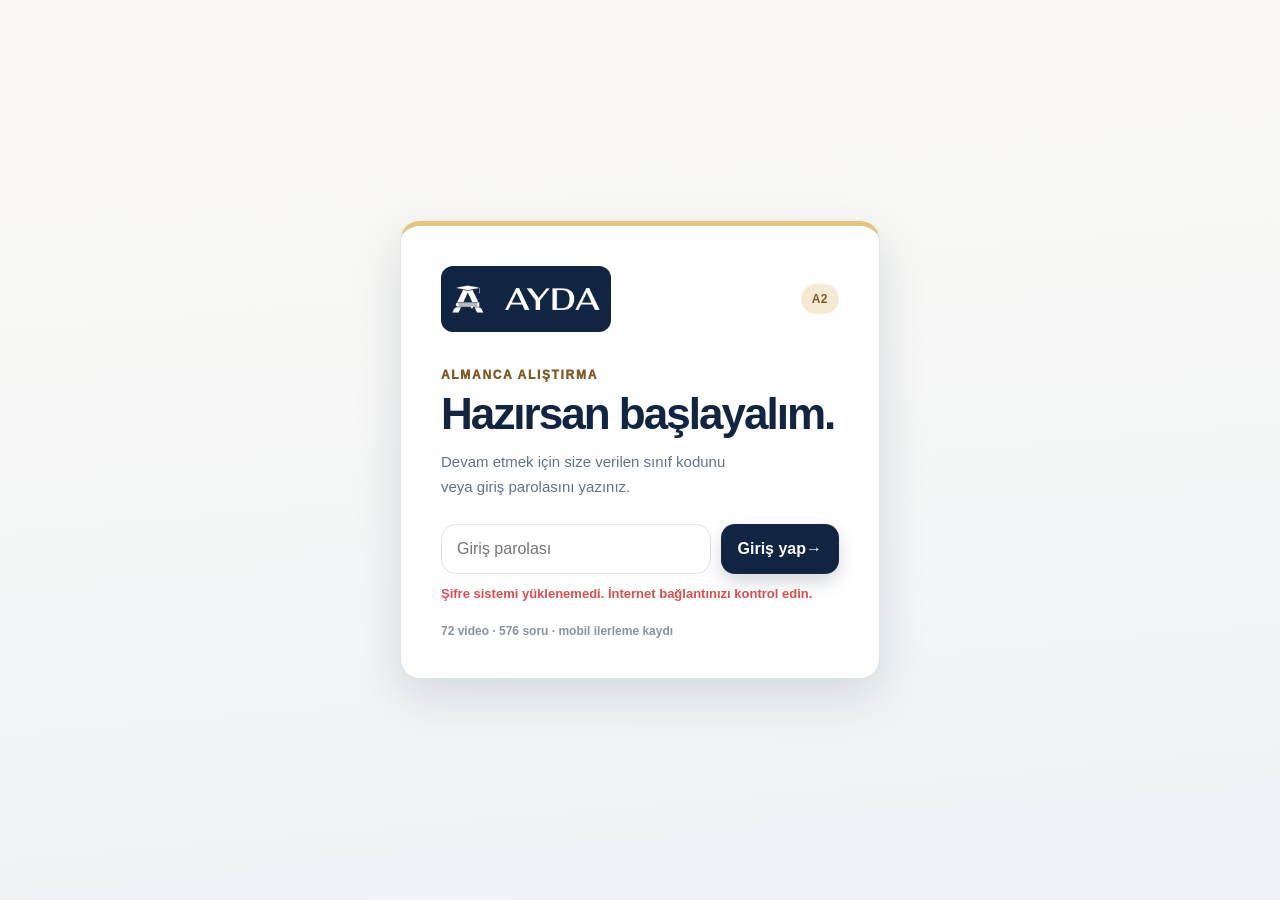
<file: preview/index.html>
<!doctype html>
<html lang="tr">
  <head>
    <meta charset="UTF-8" />
    <meta name="viewport" content="width=device-width, initial-scale=1, viewport-fit=cover" />
    <meta name="theme-color" content="#102541" />
    <meta
      name="description"
      content="AYDA A2: Her ünitede sayfa içinde açılan ders, gramer ve konuşma videoları; 24 ünitede 576 özgün Almanca alıştırması."
    />
    <meta property="og:title" content="AYDA A2 Almanca Alıştırma" />
    <meta
      property="og:description"
      content="Videoyu izle, mantığı kavra, 24 soruyu çöz: AYDA A2 Almanca çalışma platformu."
    />
    <meta property="og:image" content="../og.png" />
    <meta property="og:type" content="website" />
    <meta name="twitter:card" content="summary_large_image" />
    <link rel="icon" type="image/png" href="../og.png" />
    <link rel="stylesheet" href="../styles.css" />
    <title>AYDA A2 | Öğren · Video · Alıştırma · Önizleme</title>
    <script defer src="../data.js"></script>
    <script defer src="../practice-data.js"></script>
    <script defer src="../app.js"></script>
      <meta name="robots" content="noindex,nofollow" />
    <link rel="stylesheet" href="./learning.css?v=20261016-a2u1" />
    <link rel="stylesheet" href="./parity.css?v=20261016-a2b1" />
    <script defer src="./ayda-brand.js"></script>
    <script defer src="./learning.js?v=20261016-a2u1"></script>
    <script defer src="./parity.js?v=20261016-a2b1"></script>
  </head>
  <body>
    <section id="aydaLoginBox" class="login-shell" aria-label="AYDA giriş ekranı">
      <div class="login-card">
        <div class="login-brand-row">
          <span class="brand-mark" aria-hidden="true">AY</span>
          <span class="level-pill">A2</span>
        </div>
        <p class="eyebrow">ALMANCA ALIŞTIRMA</p>
        <h1>Hazırsan başlayalım.</h1>
        <p class="login-copy">
          Devam etmek için size verilen sınıf kodunu veya giriş parolasını yazınız.
        </p>

        <form class="password-row" onsubmit="aydaCheckPassword(); return false;">
          <label class="sr-only" for="aydaPasswordInput">Giriş parolası</label>
          <input
            id="aydaPasswordInput"
            type="password"
            placeholder="Giriş parolası"
            autocomplete="current-password"
            aria-describedby="aydaLoginMessage"
          />
          <button class="primary-button login-button" type="submit">
            Giriş yap <span aria-hidden="true">→</span>
          </button>
        </form>

        <div id="aydaLoginMessage" class="login-message" role="status" aria-live="polite"></div>
        <p class="login-footnote">72 video · 576 soru · mobil ilerleme kaydı</p>
      </div>
    </section>

    <div id="aydaProtectedContent" style="display: none">
      <a class="skip-link" href="#mainContent">İçeriğe geç</a>
      <header class="site-header">
        <div class="header-inner">
          <button class="brand-button" id="homeButton" type="button" aria-label="Ana sayfaya dön">
            <span class="brand-mark small" aria-hidden="true">AY</span>
            <span class="brand-copy">
              <strong>AYDA A2</strong>
              <small>Almanca alıştırma</small>
            </span>
          </button>
          <div class="header-actions">
            <div class="header-progress" aria-label="Genel ilerleme">
              <span id="headerProgressText">0 / 24</span>
              <span class="mini-progress"><span id="headerProgressBar"></span></span>
            </div>
            <button class="icon-button" id="logoutButton" type="button" aria-label="Oturumu kapat" title="Çıkış">
              <span aria-hidden="true">↗</span>
            </button>
          </div>
        </div>
      </header>

      <main id="mainContent" tabindex="-1">
        <div id="app" class="app-shell" aria-live="polite"></div>
      </main>

      <footer class="site-footer">
        <p><strong>AYDA A2</strong> · Her gün kısa bir adım.</p>
        <button type="button" class="text-button" id="footerResetButton">İlerlemeyi sıfırla</button>
      </footer>

      <nav class="bottom-nav" aria-label="Ana navigasyon">
        <button type="button" data-nav="home" aria-label="Ana Sayfa">
          <span class="bottom-nav-icon" aria-hidden="true">⌂</span>
          <span>Ana Sayfa</span>
        </button>
        <button type="button" data-nav="units" aria-label="Üniteler">
          <span class="bottom-nav-icon" aria-hidden="true">▦</span>
          <span>Üniteler</span>
        </button>
        <button type="button" data-nav="resources" aria-label="Kaynaklar">
          <span class="bottom-nav-icon" aria-hidden="true">≡</span>
          <span>Kaynaklar</span>
        </button>
        <button type="button" data-nav="help" aria-label="Yardım">
          <span class="bottom-nav-icon" aria-hidden="true">?</span>
          <span>Yardım</span>
        </button>
      </nav>
    </div>

    <div id="toast" class="toast" role="status" aria-live="polite" aria-atomic="true"></div>

    <noscript>
      <div class="noscript-card">Bu alıştırma sitesi için JavaScript açık olmalıdır.</div>
    </noscript>

    <script
      src="https://onurqlp.github.io/ayda-pass/access-control.js"
      onerror="document.getElementById('aydaLoginMessage').textContent='Şifre sistemi yüklenemedi. İnternet bağlantınızı kontrol edin.'"
    ></script>
    <script>
      if (["localhost", "127.0.0.1"].includes(location.hostname) && new URLSearchParams(location.search).get("preview") === "1") {
        document.getElementById("aydaLoginBox").style.display = "none";
        document.getElementById("aydaProtectedContent").style.display = "block";
      }
    </script>
  </body>
</html>
</file>
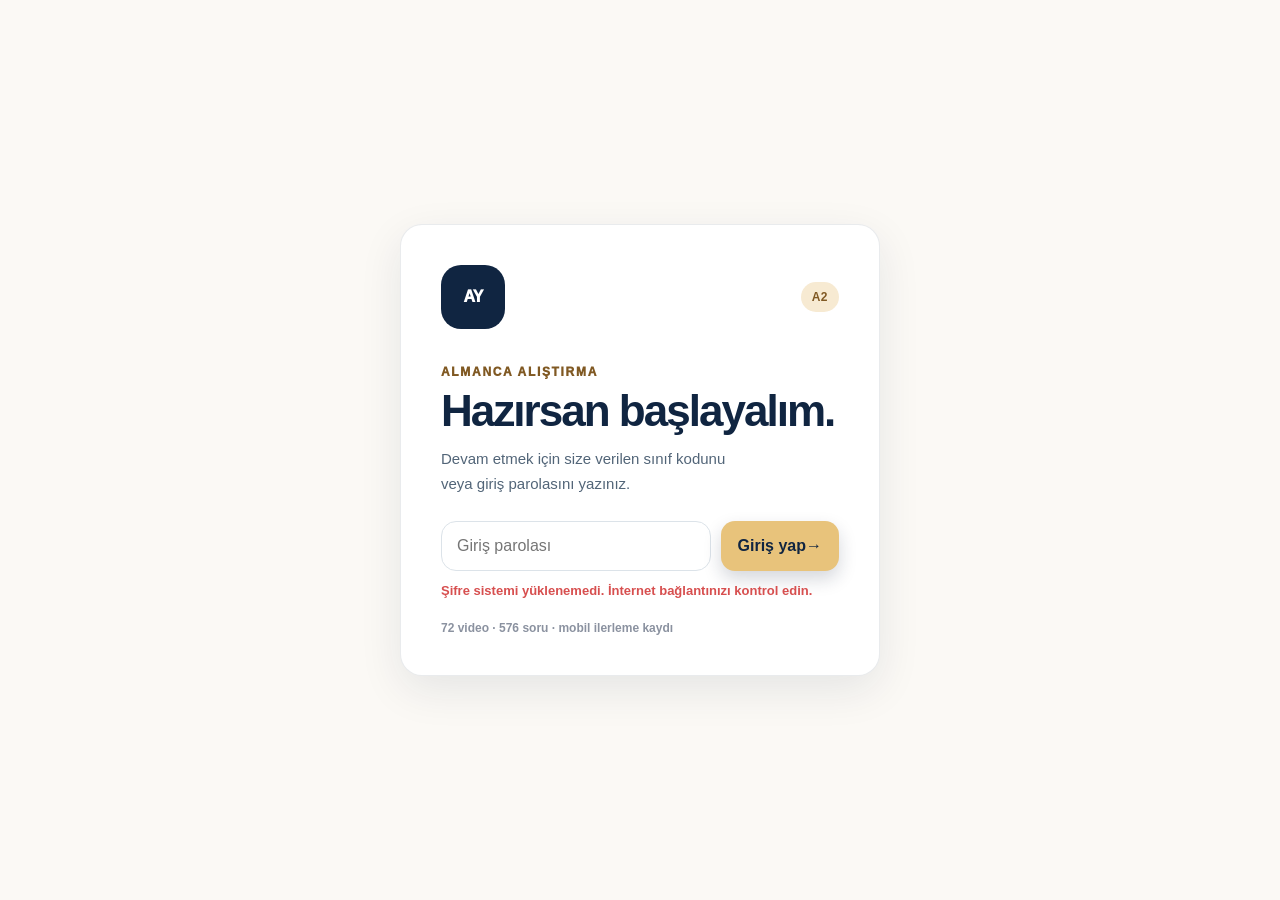
<file: onizleme.html>
<!doctype html>
<html lang="tr">
  <head>
    <meta charset="UTF-8" />
    <meta name="viewport" content="width=device-width, initial-scale=1, viewport-fit=cover" />
    <meta name="theme-color" content="#102541" />
    <meta
      name="description"
      content="AYDA A2: Her ünitede sayfa içinde açılan ders, gramer ve konuşma videoları; 24 ünitede 576 özgün Almanca alıştırması."
    />
    <meta property="og:title" content="AYDA A2 Almanca Alıştırma" />
    <meta
      property="og:description"
      content="Videoyu izle, mantığı kavra, 24 soruyu çöz: AYDA A2 Almanca çalışma platformu."
    />
    <meta property="og:image" content="./og.png" />
    <meta property="og:type" content="website" />
    <meta name="twitter:card" content="summary_large_image" />
    <link rel="icon" type="image/png" href="./og.png" />
    <link rel="stylesheet" href="./styles.css" />
    <title>AYDA A2 Önizleme | Öğren · Video · Alıştırma</title>
    <script defer src="./data.js"></script>
    <script defer src="./practice-data.js"></script>
    <script defer src="./app.js"></script>
      <meta name="robots" content="noindex,nofollow" />
    <link rel="stylesheet" href="./preview/learning.css?v=20261016-a2u1" />
    <script defer src="./preview/learning.js?v=20261016-a2u1"></script>
  </head>
  <body>
    <section id="aydaLoginBox" class="login-shell" aria-label="AYDA giriş ekranı">
      <div class="login-card">
        <div class="login-brand-row">
          <span class="brand-mark" aria-hidden="true">AY</span>
          <span class="level-pill">A2</span>
        </div>
        <p class="eyebrow">ALMANCA ALIŞTIRMA</p>
        <h1>Hazırsan başlayalım.</h1>
        <p class="login-copy">
          Devam etmek için size verilen sınıf kodunu veya giriş parolasını yazınız.
        </p>

        <form class="password-row" onsubmit="aydaCheckPassword(); return false;">
          <label class="sr-only" for="aydaPasswordInput">Giriş parolası</label>
          <input
            id="aydaPasswordInput"
            type="password"
            placeholder="Giriş parolası"
            autocomplete="current-password"
            aria-describedby="aydaLoginMessage"
          />
          <button class="primary-button login-button" type="submit">
            Giriş yap <span aria-hidden="true">→</span>
          </button>
        </form>

        <div id="aydaLoginMessage" class="login-message" role="status" aria-live="polite"></div>
        <p class="login-footnote">72 video · 576 soru · mobil ilerleme kaydı</p>
      </div>
    </section>

    <div id="aydaProtectedContent" style="display: none">
      <a class="skip-link" href="#mainContent">İçeriğe geç</a>
      <header class="site-header">
        <div class="header-inner">
          <button class="brand-button" id="homeButton" type="button" aria-label="Ana sayfaya dön">
            <span class="brand-mark small" aria-hidden="true">AY</span>
            <span class="brand-copy">
              <strong>AYDA A2</strong>
              <small>Almanca alıştırma</small>
            </span>
          </button>
          <div class="header-actions">
            <div class="header-progress" aria-label="Genel ilerleme">
              <span id="headerProgressText">0 / 24</span>
              <span class="mini-progress"><span id="headerProgressBar"></span></span>
            </div>
            <button class="icon-button" id="logoutButton" type="button" aria-label="Oturumu kapat" title="Çıkış">
              <span aria-hidden="true">↗</span>
            </button>
          </div>
        </div>
      </header>

      <main id="mainContent" tabindex="-1">
        <div id="app" class="app-shell" aria-live="polite"></div>
      </main>

      <footer class="site-footer">
        <p><strong>AYDA A2</strong> · Her gün kısa bir adım.</p>
        <button type="button" class="text-button" id="footerResetButton">İlerlemeyi sıfırla</button>
      </footer>

      <nav class="bottom-nav" aria-label="Ana navigasyon">
        <button type="button" data-nav="home" aria-label="Ana Sayfa">
          <span class="bottom-nav-icon" aria-hidden="true">⌂</span>
          <span>Ana Sayfa</span>
        </button>
        <button type="button" data-nav="units" aria-label="Üniteler">
          <span class="bottom-nav-icon" aria-hidden="true">▦</span>
          <span>Üniteler</span>
        </button>
        <button type="button" data-nav="resources" aria-label="Kaynaklar">
          <span class="bottom-nav-icon" aria-hidden="true">≡</span>
          <span>Kaynaklar</span>
        </button>
        <button type="button" data-nav="help" aria-label="Yardım">
          <span class="bottom-nav-icon" aria-hidden="true">?</span>
          <span>Yardım</span>
        </button>
      </nav>
    </div>

    <div id="toast" class="toast" role="status" aria-live="polite" aria-atomic="true"></div>

    <noscript>
      <div class="noscript-card">Bu alıştırma sitesi için JavaScript açık olmalıdır.</div>
    </noscript>

    <script
      src="https://onurqlp.github.io/ayda-pass/access-control.js"
      onerror="document.getElementById('aydaLoginMessage').textContent='Şifre sistemi yüklenemedi. İnternet bağlantınızı kontrol edin.'"
    ></script>
    <script>
      if (["localhost", "127.0.0.1"].includes(location.hostname) && new URLSearchParams(location.search).get("preview") === "1") {
        document.getElementById("aydaLoginBox").style.display = "none";
        document.getElementById("aydaProtectedContent").style.display = "block";
      }
    </script>
  </body>
</html>
</file>
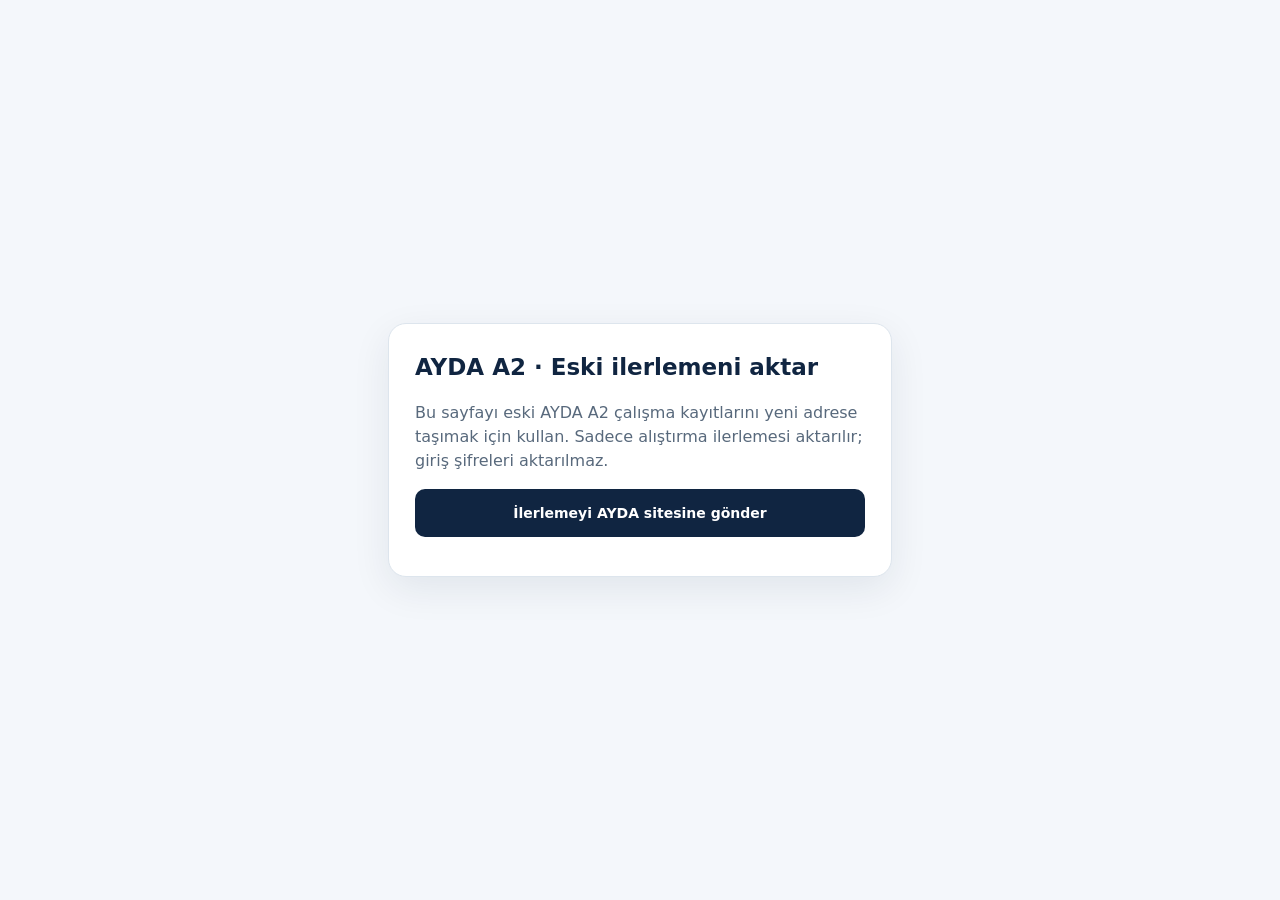
<file: progress-transfer.html>
<!doctype html>
<html lang="tr"><head><meta charset="utf-8"><meta name="viewport" content="width=device-width,initial-scale=1">
<title>AYDA A2 — Eski İlerlemeyi Aktar</title>
<style>body{font:16px/1.5 system-ui;background:#f4f7fb;color:#102541;min-height:100vh;margin:0;display:grid;place-items:center}.card{background:#fff;border:1px solid #dde5ed;border-radius:18px;padding:26px;width:min(450px,calc(100% - 48px));box-shadow:0 12px 38px #10254115}h1{font-size:23px;margin:0 0 12px}p{color:#58697c}button{background:#102541;color:#fff;border:0;min-height:48px;padding:12px 18px;width:100%;border-radius:10px;cursor:pointer;font:750 14px system-ui}#status{font-size:13px;font-weight:700}</style>
</head><body><main class="card"><h1>AYDA A2 · Eski ilerlemeni aktar</h1><p>Bu sayfayı eski AYDA A2 çalışma kayıtlarını yeni adrese taşımak için kullan. Sadece alıştırma ilerlemesi aktarılır; giriş şifreleri aktarılmaz.</p><button id="transfer" type="button">İlerlemeyi AYDA sitesine gönder</button><p id="status" role="status" aria-live="polite"></p></main>
<script>
(function(){
 'use strict';
 const keyMain='ayda_a2_progress_v2',keyExpress='ayda_a2_express_progress_v1';
 const status=document.getElementById('status');
 document.getElementById('transfer').addEventListener('click',function(){
   if(!window.opener){status.textContent='Bu pencereyi AYDA A2 sayfasındaki aktarım bağlantısıyla açın.';return;}
   const data={protocol:'AYDA_A2_PROGRESS_TRANSFER_V1'};
   let count=0;
   for(const [key,label] of [[keyMain,'main'],[keyExpress,'express']]){
     try{
       const raw=localStorage.getItem(key);
       if(!raw)continue;
       const parsed=JSON.parse(raw);
       if(parsed&&typeof parsed==='object'&&!Array.isArray(parsed)&&raw.length<250000){
         data[label]=raw;count++;
       }
     }catch(e){}
   }
   if(!count){status.textContent='Bu tarayıcıda eski A2 ilerleme kaydı bulunamadı.';return;}
   window.opener.postMessage(data,'https://www.aydadil.com');
   status.textContent='İlerleme bilgileri gönderildi. Yeni AYDA sayfasına dönerek kontrol edin.';
 });
})();
</script></body></html>
</file>
<file: styles.css>
:root {
  --navy: #14213d;
  --navy-2: #1e3159;
  --ink: #172033;
  --muted: #697386;
  --cream: #fff8ec;
  --paper: #fffdf8;
  --white: #ffffff;
  --coral: #ff6b5f;
  --coral-dark: #db4f46;
  --lime: #cdeb61;
  --sky: #75c9f1;
  --violet: #ae9bf4;
  --green: #43a872;
  --red: #d74f4f;
  --line: #e7e2d9;
  --shadow-sm: 0 8px 24px rgba(20, 33, 61, 0.08);
  --shadow-md: 0 18px 50px rgba(20, 33, 61, 0.14);
  --radius-sm: 14px;
  --radius-md: 22px;
  --radius-lg: 30px;
  --content: 1180px;
}

* {
  box-sizing: border-box;
}

html {
  min-width: 0;
  scroll-behavior: smooth;
  overflow-x: hidden;
  background: var(--cream);
}

body {
  min-width: 0;
  min-height: 100vh;
  min-height: 100dvh;
  margin: 0;
  overflow-x: hidden;
  background:
    radial-gradient(circle at 5% 8%, rgba(117, 201, 241, 0.18), transparent 24rem),
    radial-gradient(circle at 94% 22%, rgba(205, 235, 97, 0.15), transparent 23rem),
    var(--cream);
  color: var(--ink);
  font-family: Inter, ui-sans-serif, -apple-system, BlinkMacSystemFont, "Segoe UI", sans-serif;
  -webkit-font-smoothing: antialiased;
  text-rendering: optimizeLegibility;
}

button,
input,
select {
  font: inherit;
}

button,
a,
input,
select,
summary {
  -webkit-tap-highlight-color: transparent;
}

button,
a {
  touch-action: manipulation;
}

a {
  color: inherit;
}

button {
  color: inherit;
}

button:focus-visible,
a:focus-visible,
input:focus-visible,
select:focus-visible,
summary:focus-visible {
  outline: 3px solid rgba(117, 201, 241, 0.9);
  outline-offset: 3px;
}

[hidden] {
  display: none !important;
}

.sr-only {
  position: absolute;
  width: 1px;
  height: 1px;
  padding: 0;
  margin: -1px;
  overflow: hidden;
  clip: rect(0, 0, 0, 0);
  white-space: nowrap;
  border: 0;
}

.skip-link {
  position: fixed;
  top: 12px;
  left: 12px;
  z-index: 1000;
  transform: translateY(-160%);
  border-radius: 10px;
  padding: 10px 14px;
  background: var(--white);
  color: var(--navy);
  font-weight: 800;
  box-shadow: var(--shadow-sm);
}

.skip-link:focus {
  transform: translateY(0);
}

.login-shell {
  position: fixed;
  inset: 0;
  z-index: 9999;
  display: grid;
  place-items: center;
  min-height: 100vh;
  min-height: 100dvh;
  padding:
    max(20px, env(safe-area-inset-top))
    max(20px, env(safe-area-inset-right))
    max(20px, env(safe-area-inset-bottom))
    max(20px, env(safe-area-inset-left));
  overflow-y: auto;
  background:
    radial-gradient(circle at 10% 8%, rgba(117, 201, 241, 0.35), transparent 28rem),
    radial-gradient(circle at 90% 90%, rgba(205, 235, 97, 0.3), transparent 28rem),
    var(--cream);
}

.login-shell::before,
.login-shell::after {
  position: fixed;
  z-index: -1;
  width: 180px;
  height: 180px;
  border-radius: 50%;
  content: "";
}

.login-shell::before {
  top: -70px;
  right: -55px;
  background: var(--coral);
}

.login-shell::after {
  bottom: -95px;
  left: -55px;
  background: var(--navy);
}

.login-card {
  width: min(100%, 480px);
  border: 1px solid rgba(20, 33, 61, 0.09);
  border-radius: 34px;
  padding: clamp(24px, 6vw, 40px);
  background: rgba(255, 255, 255, 0.96);
  box-shadow: var(--shadow-md);
}

.login-brand-row {
  display: flex;
  align-items: center;
  justify-content: space-between;
  margin-bottom: 36px;
}

.brand-mark {
  display: inline-grid;
  place-items: center;
  width: 64px;
  height: 64px;
  flex: 0 0 auto;
  border-radius: 20px;
  background: var(--navy);
  color: var(--white);
  font-weight: 950;
  letter-spacing: -0.06em;
  box-shadow: 8px 8px 0 var(--sky);
}

.brand-mark.small {
  width: 44px;
  height: 44px;
  border-radius: 14px;
  box-shadow: 5px 5px 0 var(--sky);
  font-size: 14px;
}

.level-pill,
.tag,
.book-pill,
.type-pill {
  display: inline-flex;
  align-items: center;
  min-height: 30px;
  border-radius: 999px;
  padding: 6px 11px;
  font-size: 12px;
  font-weight: 900;
  letter-spacing: 0.04em;
}

.level-pill {
  background: var(--lime);
  color: var(--navy);
}

.eyebrow {
  margin: 0 0 9px;
  color: var(--coral-dark);
  font-size: 12px;
  font-weight: 950;
  letter-spacing: 0.14em;
}

.login-card h1 {
  margin: 0;
  color: var(--navy);
  font-size: clamp(30px, 8vw, 44px);
  line-height: 1.03;
  letter-spacing: -0.045em;
}

.login-copy {
  max-width: 38ch;
  margin: 14px 0 24px;
  color: var(--muted);
  font-size: 15px;
  line-height: 1.65;
}

.password-row {
  display: grid;
  grid-template-columns: 1fr auto;
  gap: 10px;
}

#aydaPasswordInput,
.search-input,
.fill-input,
.filter-select {
  min-width: 0;
  min-height: 50px;
  border: 1px solid var(--line);
  border-radius: 15px;
  background: var(--white);
  color: var(--ink);
}

#aydaPasswordInput {
  padding: 13px 15px;
  font-size: 16px;
}

#aydaPasswordInput:focus,
.search-input:focus,
.fill-input:focus,
.filter-select:focus {
  border-color: var(--navy);
  outline: none;
  box-shadow: 0 0 0 4px rgba(117, 201, 241, 0.26);
}

.primary-button,
.secondary-button,
.ghost-button,
.icon-button,
.choice-button,
.token-button,
.video-button,
.text-button,
.brand-button,
.filter-chip {
  border: 0;
  cursor: pointer;
}

.primary-button,
.secondary-button,
.ghost-button,
.video-button {
  display: inline-flex;
  align-items: center;
  justify-content: center;
  min-height: 48px;
  border-radius: 14px;
  padding: 12px 17px;
  font-weight: 850;
  text-decoration: none;
  transition: transform 160ms ease, background 160ms ease, box-shadow 160ms ease;
}

.primary-button {
  background: var(--navy);
  color: var(--white);
  box-shadow: 0 8px 18px rgba(20, 33, 61, 0.18);
}

.primary-button:hover,
.video-button:hover {
  transform: translateY(-2px);
}

.primary-button:active,
.video-button:active {
  transform: translateY(0);
}

.secondary-button {
  background: var(--lime);
  color: var(--navy);
}

.ghost-button {
  border: 1px solid var(--line);
  background: var(--white);
  color: var(--navy);
}

.login-button {
  white-space: nowrap;
}

.login-message {
  min-height: 20px;
  margin-top: 12px;
  color: var(--red);
  font-size: 13px;
  font-weight: 800;
}

.login-footnote {
  margin: 18px 0 0;
  color: #8b92a0;
  font-size: 12px;
  font-weight: 700;
}

.site-header {
  position: sticky;
  top: 0;
  z-index: 100;
  padding-top: env(safe-area-inset-top);
  border-bottom: 1px solid rgba(20, 33, 61, 0.08);
  background: rgba(255, 248, 236, 0.9);
  backdrop-filter: blur(18px);
}

.header-inner {
  display: flex;
  align-items: center;
  justify-content: space-between;
  width: min(calc(100% - 32px), var(--content));
  min-height: 76px;
  margin: 0 auto;
  gap: 20px;
}

.brand-button {
  display: flex;
  align-items: center;
  gap: 13px;
  padding: 0;
  background: transparent;
  text-align: left;
}

.brand-copy {
  display: grid;
  gap: 2px;
}

.brand-copy strong {
  color: var(--navy);
  font-size: 16px;
  letter-spacing: -0.02em;
}

.brand-copy small {
  color: var(--muted);
  font-size: 11px;
}

.header-actions,
.header-progress {
  display: flex;
  align-items: center;
}

.header-actions {
  gap: 12px;
}

.header-progress {
  gap: 9px;
  color: var(--navy);
  font-size: 12px;
  font-weight: 900;
}

.mini-progress {
  display: block;
  width: 66px;
  height: 7px;
  overflow: hidden;
  border-radius: 999px;
  background: rgba(20, 33, 61, 0.12);
}

.mini-progress span {
  display: block;
  width: 0;
  height: 100%;
  border-radius: inherit;
  background: var(--coral);
  transition: width 280ms ease;
}

.icon-button {
  display: grid;
  place-items: center;
  width: 44px;
  height: 44px;
  flex: 0 0 auto;
  border: 1px solid var(--line);
  border-radius: 14px;
  background: var(--white);
  color: var(--navy);
  font-weight: 900;
}

.app-shell {
  width: min(calc(100% - 32px), var(--content));
  min-height: 70vh;
  margin: 0 auto;
  padding: clamp(28px, 6vw, 62px) 0 70px;
}

.home-intro {
  position: relative;
  display: grid;
  grid-template-columns: minmax(0, 1.4fr) minmax(260px, 0.6fr);
  gap: 28px;
  align-items: end;
  overflow: hidden;
  border-radius: var(--radius-lg);
  padding: clamp(26px, 5vw, 50px);
  background: var(--navy);
  color: var(--white);
  box-shadow: var(--shadow-md);
}

.home-intro::after {
  position: absolute;
  top: -75px;
  right: -55px;
  width: 240px;
  height: 240px;
  border: 34px solid rgba(205, 235, 97, 0.16);
  border-radius: 50%;
  content: "";
}

.home-intro .eyebrow {
  color: var(--lime);
}

.home-intro h1,
.unit-title h1 {
  margin: 0;
  font-size: clamp(32px, 6.5vw, 62px);
  line-height: 0.98;
  letter-spacing: -0.055em;
}

.home-intro p.intro-copy {
  max-width: 58ch;
  margin: 18px 0 0;
  color: rgba(255, 255, 255, 0.76);
  font-size: clamp(15px, 2vw, 18px);
  line-height: 1.65;
}

.stat-card {
  position: relative;
  z-index: 1;
  border-radius: 22px;
  padding: 22px;
  background: var(--white);
  color: var(--navy);
}

.stat-card-top {
  display: flex;
  align-items: center;
  justify-content: space-between;
  gap: 12px;
}

.stat-card strong {
  font-size: 34px;
  letter-spacing: -0.05em;
}

.stat-card small {
  color: var(--muted);
  font-weight: 750;
}

.progress-track {
  height: 10px;
  margin-top: 16px;
  overflow: hidden;
  border-radius: 999px;
  background: #edf0f4;
}

.progress-track span {
  display: block;
  width: 0;
  height: 100%;
  border-radius: inherit;
  background: linear-gradient(90deg, var(--coral), #ff9e68);
}

.section-heading {
  display: flex;
  align-items: end;
  justify-content: space-between;
  gap: 20px;
  margin: 46px 0 20px;
}

.section-heading h2 {
  margin: 0;
  color: var(--navy);
  font-size: clamp(25px, 4vw, 38px);
  letter-spacing: -0.045em;
}

.section-heading p {
  margin: 6px 0 0;
  color: var(--muted);
  line-height: 1.5;
}

.filters {
  display: grid;
  grid-template-columns: minmax(220px, 1fr) auto;
  gap: 12px;
  margin-bottom: 22px;
}

.search-wrap {
  position: relative;
}

.search-wrap::before {
  position: absolute;
  top: 50%;
  left: 16px;
  transform: translateY(-50%);
  color: var(--muted);
  content: "⌕";
  font-size: 21px;
  pointer-events: none;
}

.search-input {
  width: 100%;
  padding: 13px 16px 13px 45px;
  font-size: 16px;
}

.filter-row {
  display: flex;
  align-items: center;
  gap: 7px;
  min-width: 0;
  padding: 5px;
  border: 1px solid var(--line);
  border-radius: 16px;
  background: rgba(255, 255, 255, 0.72);
}

.filter-chip {
  min-height: 40px;
  border-radius: 11px;
  padding: 8px 13px;
  background: transparent;
  color: var(--muted);
  font-size: 13px;
  font-weight: 850;
  white-space: nowrap;
}

.filter-chip.active {
  background: var(--navy);
  color: var(--white);
}

.module-heading {
  display: flex;
  align-items: center;
  gap: 12px;
  margin: 30px 0 14px;
  color: var(--navy);
}

.module-heading span {
  display: grid;
  place-items: center;
  width: 34px;
  height: 34px;
  border-radius: 11px;
  background: var(--module-color, var(--sky));
  font-size: 13px;
  font-weight: 950;
}

.module-heading h3 {
  margin: 0;
  font-size: 18px;
  letter-spacing: -0.02em;
}

.module-heading::after {
  height: 1px;
  flex: 1;
  background: var(--line);
  content: "";
}

.unit-grid {
  display: grid;
  grid-template-columns: repeat(3, minmax(0, 1fr));
  gap: 16px;
}

.unit-card {
  position: relative;
  display: flex;
  min-width: 0;
  min-height: 250px;
  flex-direction: column;
  overflow: hidden;
  border: 1px solid rgba(20, 33, 61, 0.08);
  border-radius: var(--radius-md);
  padding: 22px;
  background: rgba(255, 255, 255, 0.92);
  box-shadow: var(--shadow-sm);
  transition: transform 180ms ease, box-shadow 180ms ease, border-color 180ms ease;
}

.unit-card:hover {
  transform: translateY(-4px);
  border-color: rgba(20, 33, 61, 0.18);
  box-shadow: var(--shadow-md);
}

.unit-card::before {
  position: absolute;
  top: 0;
  right: 0;
  width: 68px;
  height: 68px;
  border-radius: 0 0 0 68px;
  background: var(--module-color, var(--sky));
  content: "";
  opacity: 0.84;
}

.card-top {
  position: relative;
  z-index: 1;
  display: flex;
  align-items: center;
  justify-content: space-between;
  gap: 12px;
}

.unit-number {
  display: grid;
  place-items: center;
  width: 42px;
  height: 42px;
  border-radius: 14px;
  background: var(--navy);
  color: var(--white);
  font-weight: 950;
}

.card-status {
  min-height: 27px;
  border-radius: 999px;
  padding: 5px 9px;
  background: rgba(255, 255, 255, 0.8);
  color: var(--navy);
  font-size: 11px;
  font-weight: 900;
}

.unit-card h4 {
  max-width: 24ch;
  margin: 19px 0 8px;
  color: var(--navy);
  font-size: 20px;
  line-height: 1.18;
  letter-spacing: -0.03em;
}

.unit-card .topic {
  margin: 0;
  color: var(--coral-dark);
  font-size: 12px;
  font-weight: 900;
  letter-spacing: 0.05em;
  text-transform: uppercase;
}

.grammar-preview {
  display: -webkit-box;
  margin: 12px 0 20px;
  overflow: hidden;
  color: var(--muted);
  font-size: 13px;
  line-height: 1.5;
  -webkit-box-orient: vertical;
  -webkit-line-clamp: 2;
}

.card-action {
  display: flex;
  align-items: center;
  justify-content: space-between;
  margin-top: auto;
  color: var(--navy);
  font-size: 13px;
  font-weight: 900;
}

.card-action span:last-child {
  display: grid;
  place-items: center;
  width: 36px;
  height: 36px;
  border-radius: 12px;
  background: var(--cream);
  font-size: 18px;
}

.unit-card-button {
  position: absolute;
  inset: 0;
  z-index: 2;
  width: 100%;
  border: 0;
  background: transparent;
  cursor: pointer;
}

.empty-state {
  grid-column: 1 / -1;
  border: 1px dashed #cfc8bb;
  border-radius: var(--radius-md);
  padding: 36px;
  background: rgba(255, 255, 255, 0.62);
  color: var(--muted);
  text-align: center;
}

.unit-page {
  min-width: 0;
}

.back-button {
  display: inline-flex;
  align-items: center;
  min-height: 44px;
  gap: 8px;
  margin-bottom: 20px;
  border: 0;
  border-radius: 12px;
  padding: 8px 12px;
  background: rgba(255, 255, 255, 0.7);
  color: var(--navy);
  font-weight: 850;
  cursor: pointer;
}

.unit-hero {
  position: relative;
  display: grid;
  grid-template-columns: minmax(0, 1fr) minmax(230px, 0.34fr);
  gap: 30px;
  overflow: hidden;
  border-radius: var(--radius-lg);
  padding: clamp(26px, 5vw, 48px);
  background: var(--navy);
  color: var(--white);
  box-shadow: var(--shadow-md);
}

.unit-hero::after {
  position: absolute;
  right: -70px;
  bottom: -100px;
  width: 260px;
  height: 260px;
  border: 34px solid var(--module-color, var(--sky));
  border-radius: 50%;
  content: "";
  opacity: 0.18;
}

.unit-title {
  position: relative;
  z-index: 1;
}

.unit-title .eyebrow {
  color: var(--module-color, var(--lime));
}

.unit-title h1 {
  max-width: 17ch;
  font-size: clamp(32px, 6vw, 58px);
}

.unit-subtitle {
  max-width: 60ch;
  margin: 16px 0 0;
  color: rgba(255, 255, 255, 0.72);
  line-height: 1.65;
}

.score-panel {
  position: relative;
  z-index: 1;
  align-self: end;
  border-radius: 22px;
  padding: 21px;
  background: var(--white);
  color: var(--navy);
}

.score-panel small {
  display: block;
  color: var(--muted);
  font-weight: 750;
}

.score-panel strong {
  display: block;
  margin: 3px 0 13px;
  font-size: 34px;
  letter-spacing: -0.04em;
}

.unit-layout {
  display: grid;
  grid-template-columns: minmax(0, 1fr) 310px;
  gap: 22px;
  align-items: start;
  margin-top: 22px;
}

.unit-video-hub {
  min-width: 0;
  margin-top: 22px;
  overflow: hidden;
  border: 1px solid rgba(255, 255, 255, 0.1);
  border-radius: 28px;
  padding: clamp(20px, 3vw, 30px);
  background:
    radial-gradient(circle at 95% 0%, rgba(205, 235, 97, 0.18), transparent 34%),
    var(--navy);
  color: var(--white);
  box-shadow: var(--shadow-md);
}

.unit-video-hub-inner {
  display: grid;
  grid-template-columns: minmax(0, 1.65fr) minmax(260px, 0.72fr);
  gap: 14px 18px;
  min-width: 0;
}

.video-hub-heading {
  display: flex;
  grid-column: 1 / -1;
  align-items: end;
  justify-content: space-between;
  gap: 18px;
  margin-bottom: 4px;
}

.video-hub-heading .eyebrow {
  color: var(--module-color, var(--lime));
}

.video-hub-heading h2 {
  margin: 4px 0 0;
  color: var(--white);
  font-size: clamp(24px, 4vw, 40px);
  letter-spacing: -0.045em;
}

.video-count-pill {
  flex: 0 0 auto;
  border: 1px solid rgba(255, 255, 255, 0.16);
  border-radius: 999px;
  padding: 8px 11px;
  background: rgba(255, 255, 255, 0.08);
  color: rgba(255, 255, 255, 0.76);
  font-size: 11px;
  font-weight: 900;
}

.video-player-shell {
  grid-column: 1;
  grid-row: 2;
  min-width: 0;
  overflow: hidden;
  border: 1px solid rgba(255, 255, 255, 0.12);
  border-radius: 20px;
  background: #080d17;
  box-shadow: 0 16px 42px rgba(0, 0, 0, 0.28);
}

.video-player-shell iframe {
  display: block;
  width: 100%;
  aspect-ratio: 16 / 9;
  border: 0;
  background: #080d17;
}

.video-now-playing {
  display: flex;
  grid-column: 1;
  grid-row: 3;
  align-items: center;
  justify-content: space-between;
  min-width: 0;
  gap: 16px;
  border-radius: 15px;
  padding: 12px 14px;
  background: rgba(255, 255, 255, 0.08);
}

.video-now-playing > span {
  min-width: 0;
}

.video-now-playing small,
.video-now-playing strong {
  display: block;
  overflow-wrap: anywhere;
}

.video-now-playing small {
  color: var(--module-color, var(--lime));
  font-size: 9px;
  font-weight: 950;
  letter-spacing: 0.08em;
  text-transform: uppercase;
}

.video-now-playing strong {
  margin-top: 3px;
  font-size: 13px;
  line-height: 1.4;
}

.video-now-playing a {
  display: inline-flex;
  align-items: center;
  min-height: 42px;
  flex: 0 0 auto;
  gap: 8px;
  border-radius: 12px;
  padding: 9px 12px;
  background: var(--module-color, var(--lime));
  color: var(--navy);
  font-size: 11px;
  font-weight: 950;
  text-decoration: none;
}

.unit-video-tabs {
  display: grid;
  grid-column: 2;
  grid-row: 2 / 4;
  align-content: stretch;
  gap: 9px;
  min-width: 0;
}

.unit-video-tab {
  display: grid;
  grid-template-columns: auto minmax(0, 1fr);
  align-items: center;
  min-width: 0;
  min-height: 76px;
  gap: 12px;
  border: 1px solid rgba(255, 255, 255, 0.12);
  border-radius: 16px;
  padding: 13px;
  background: rgba(255, 255, 255, 0.06);
  color: var(--white);
  cursor: pointer;
  text-align: left;
}

.unit-video-tab:hover,
.unit-video-tab.active {
  border-color: color-mix(in srgb, var(--module-color, var(--lime)) 70%, white);
  background: rgba(255, 255, 255, 0.12);
}

.video-tab-play {
  display: grid;
  place-items: center;
  width: 38px;
  height: 38px;
  border-radius: 12px;
  background: rgba(255, 255, 255, 0.12);
  color: var(--module-color, var(--lime));
  font-size: 12px;
}

.unit-video-tab.active .video-tab-play {
  background: var(--module-color, var(--lime));
  color: var(--navy);
}

.unit-video-tab small,
.unit-video-tab strong {
  display: block;
  overflow-wrap: anywhere;
}

.unit-video-tab small {
  color: rgba(255, 255, 255, 0.6);
  font-size: 9px;
  font-weight: 900;
  letter-spacing: 0.06em;
  text-transform: uppercase;
}

.unit-video-tab strong {
  margin-top: 4px;
  font-size: 12px;
  line-height: 1.35;
}

.video-privacy-note {
  grid-column: 1 / -1;
  margin: 1px 0 0;
  color: rgba(255, 255, 255, 0.54);
  font-size: 10px;
  line-height: 1.5;
}

.unit-main,
.unit-side {
  display: grid;
  min-width: 0;
  gap: 18px;
}

.panel,
.exercise-card,
.video-panel,
.hearing-note,
.unit-resource-panel {
  min-width: 0;
  border: 1px solid rgba(20, 33, 61, 0.08);
  border-radius: var(--radius-md);
  background: rgba(255, 255, 255, 0.92);
  box-shadow: var(--shadow-sm);
}

.summary-details {
  overflow: hidden;
}

.summary-details > summary {
  display: flex;
  align-items: center;
  justify-content: space-between;
  min-height: 66px;
  gap: 20px;
  padding: 18px 22px;
  color: var(--navy);
  font-weight: 900;
  cursor: pointer;
  list-style: none;
}

.summary-details > summary::-webkit-details-marker {
  display: none;
}

.summary-details > summary::after {
  display: grid;
  place-items: center;
  width: 32px;
  height: 32px;
  flex: 0 0 auto;
  border-radius: 10px;
  background: var(--cream);
  content: "+";
  font-size: 20px;
}

.summary-details[open] > summary::after {
  content: "−";
}

.summary-content {
  border-top: 1px solid var(--line);
  padding: 21px 22px 24px;
}

.summary-content p {
  margin: 0;
  color: var(--muted);
  line-height: 1.72;
}

.logic-note {
  margin-top: 16px;
  border-left: 4px solid var(--coral);
  border-radius: 0 12px 12px 0;
  padding: 13px 15px;
  background: #fff4ef;
  color: #7a3d38;
  font-size: 14px;
  line-height: 1.6;
}

.example-list {
  display: grid;
  gap: 9px;
  margin: 18px 0 0;
  padding: 0;
  list-style: none;
}

.example-list li {
  border-radius: 12px;
  padding: 11px 13px;
  background: #f5f7fa;
  color: var(--navy);
  font-size: 14px;
}

.practice-heading {
  margin: 15px 0 2px;
}

.practice-heading h2,
.video-panel h3,
.hearing-note h3,
.side-card h3 {
  margin: 0;
  color: var(--navy);
  font-size: 22px;
  letter-spacing: -0.035em;
}

.practice-heading p {
  margin: 6px 0 0;
  color: var(--muted);
  font-size: 14px;
}

.exercise-card {
  overflow: hidden;
}

.exercise-head {
  display: flex;
  align-items: center;
  justify-content: space-between;
  gap: 18px;
  padding: 19px 22px;
  border-bottom: 1px solid var(--line);
}

.exercise-head-left {
  display: flex;
  align-items: center;
  min-width: 0;
  gap: 12px;
}

.exercise-index {
  display: grid;
  place-items: center;
  width: 36px;
  height: 36px;
  flex: 0 0 auto;
  border-radius: 11px;
  background: var(--module-color, var(--sky));
  color: var(--navy);
  font-size: 13px;
  font-weight: 950;
}

.exercise-head h3 {
  min-width: 0;
  margin: 0;
  overflow: hidden;
  color: var(--navy);
  font-size: 17px;
  text-overflow: ellipsis;
  white-space: nowrap;
}

.type-pill {
  flex: 0 0 auto;
  background: var(--cream);
  color: var(--muted);
  font-size: 10px;
}

.question-list {
  display: grid;
  gap: 0;
  margin: 0;
  padding: 0;
  list-style: none;
}

.question-item {
  padding: 21px 22px;
}

.question-item + .question-item {
  border-top: 1px solid var(--line);
}

.question-text {
  margin: 0 0 14px;
  color: var(--ink);
  font-size: 15px;
  font-weight: 750;
  line-height: 1.55;
}

.question-label {
  display: inline-grid;
  place-items: center;
  width: 25px;
  height: 25px;
  margin-right: 8px;
  border-radius: 8px;
  background: #eef1f5;
  color: var(--navy);
  font-size: 11px;
  font-weight: 950;
}

.choice-grid {
  display: grid;
  grid-template-columns: repeat(3, minmax(0, 1fr));
  gap: 8px;
}

.choice-button {
  min-width: 0;
  min-height: 46px;
  border: 1px solid var(--line);
  border-radius: 12px;
  padding: 10px 12px;
  background: var(--white);
  color: var(--ink);
  font-size: 14px;
  font-weight: 750;
  text-align: left;
}

.choice-button:hover,
.choice-button.selected {
  border-color: var(--navy);
  background: #f1f6fb;
}

.choice-button.correct,
.fill-input.correct,
.order-zone.correct {
  border-color: var(--green);
  background: #effaf4;
  color: #22613f;
}

.choice-button.wrong,
.fill-input.wrong,
.order-zone.wrong {
  border-color: var(--red);
  background: #fff2f2;
  color: #8b2e2e;
}

.fill-row {
  display: flex;
  align-items: center;
  flex-wrap: wrap;
  gap: 8px;
  color: var(--ink);
  line-height: 1.8;
}

.fill-input {
  width: min(210px, 100%);
  min-height: 45px;
  padding: 9px 12px;
}

.hint {
  margin: 10px 0 0;
  color: var(--muted);
  font-size: 12px;
  line-height: 1.5;
}

.feedback-line {
  min-height: 18px;
  margin: 10px 0 0;
  color: var(--muted);
  font-size: 12px;
  font-weight: 750;
}

.feedback-line.good {
  color: var(--green);
}

.feedback-line.bad {
  color: var(--red);
}

.order-zone {
  min-height: 56px;
  border: 1px dashed #c9c2b8;
  border-radius: 13px;
  padding: 10px;
  background: #faf9f6;
}

.order-placeholder {
  color: #969cab;
  font-size: 13px;
}

.token-bank,
.selected-tokens {
  display: flex;
  flex-wrap: wrap;
  gap: 7px;
}

.token-bank {
  margin-top: 10px;
}

.token-button {
  min-height: 40px;
  border: 1px solid #d7dce4;
  border-radius: 11px;
  padding: 8px 11px;
  background: var(--white);
  color: var(--navy);
  font-size: 13px;
  font-weight: 800;
}

.token-button:disabled {
  opacity: 0.35;
  cursor: default;
}

.selected-tokens .token-button {
  border-color: var(--navy);
  background: var(--navy);
  color: var(--white);
}

.exercise-actions {
  display: flex;
  align-items: center;
  justify-content: flex-end;
  gap: 9px;
  border-top: 1px solid var(--line);
  padding: 15px 22px;
  background: #fcfbf8;
}

.exercise-actions .primary-button,
.exercise-actions .ghost-button {
  min-height: 44px;
  padding: 9px 14px;
  font-size: 13px;
}

.speaking-card {
  border-color: rgba(117, 201, 241, 0.32);
  background: linear-gradient(135deg, #eef9fe, #ffffff);
}

.speaking-prompts {
  display: grid;
  gap: 11px;
  padding: 21px 22px;
}

.speaking-prompt {
  border-radius: 14px;
  padding: 14px 15px;
  background: var(--white);
  color: var(--navy);
  line-height: 1.55;
  box-shadow: 0 6px 20px rgba(20, 33, 61, 0.06);
}

.side-card,
.video-panel,
.hearing-note,
.unit-resource-panel {
  padding: 21px;
}

.side-card {
  border-radius: var(--radius-md);
  background: var(--module-color, var(--lime));
  color: var(--navy);
}

.side-card .grammar-label {
  display: block;
  margin-bottom: 9px;
  font-size: 11px;
  font-weight: 950;
  letter-spacing: 0.09em;
  text-transform: uppercase;
}

.side-card p {
  margin: 0;
  font-size: 14px;
  font-weight: 720;
  line-height: 1.65;
}

.video-panel h3,
.hearing-note h3,
.unit-resource-panel h3 {
  font-size: 18px;
}

.unit-resource-panel h3 {
  margin: 0;
  color: var(--navy);
  letter-spacing: -0.03em;
}

.unit-resource-panel > p {
  margin: 8px 0 14px;
  color: var(--muted);
  font-size: 12px;
  line-height: 1.55;
}

.unit-resource-links {
  display: grid;
  gap: 8px;
}

.unit-resource-links a {
  display: flex;
  align-items: center;
  justify-content: space-between;
  min-width: 0;
  min-height: 48px;
  gap: 10px;
  border-radius: 13px;
  padding: 10px 12px;
  background: #f4f6f9;
  color: var(--navy);
  font-size: 12px;
  font-weight: 850;
  text-decoration: none;
}

.unit-resource-links a:first-child {
  background: #fff0ec;
  color: var(--coral-dark);
}

.unit-resource-links span {
  min-width: 0;
  overflow-wrap: anywhere;
}

.video-list {
  display: grid;
  gap: 9px;
  margin-top: 15px;
}

.video-button {
  justify-content: space-between;
  gap: 12px;
  border: 1px solid var(--line);
  background: var(--white);
  color: var(--navy);
  font-size: 13px;
  text-align: left;
}

.video-button span:first-child {
  min-width: 0;
  overflow: hidden;
  text-overflow: ellipsis;
  white-space: nowrap;
}

.video-button .video-arrow {
  display: grid;
  place-items: center;
  width: 30px;
  height: 30px;
  flex: 0 0 auto;
  border-radius: 10px;
  background: var(--navy);
  color: var(--white);
}

.video-kind {
  display: inline-block;
  margin-bottom: 3px;
  color: var(--coral-dark);
  font-size: 9px;
  font-weight: 950;
  letter-spacing: 0.07em;
  text-transform: uppercase;
}

.hearing-note {
  background: #f7f5f0;
  box-shadow: none;
}

.hearing-note p {
  margin: 9px 0 0;
  color: var(--muted);
  font-size: 13px;
  line-height: 1.6;
}

.unit-complete-actions {
  display: grid;
  grid-template-columns: 1fr auto;
  gap: 12px;
  align-items: center;
  border-radius: var(--radius-md);
  padding: 20px 22px;
  background: var(--navy);
  color: var(--white);
}

.unit-complete-actions p {
  margin: 0;
  color: rgba(255, 255, 255, 0.7);
  font-size: 13px;
  line-height: 1.5;
}

.site-footer {
  display: flex;
  align-items: center;
  justify-content: space-between;
  width: min(calc(100% - 32px), var(--content));
  gap: 20px;
  margin: 0 auto;
  border-top: 1px solid var(--line);
  padding: 26px 0 calc(30px + env(safe-area-inset-bottom));
  color: var(--muted);
  font-size: 13px;
}

.site-footer p {
  margin: 0;
}

.text-button {
  min-height: 40px;
  padding: 6px 0;
  background: transparent;
  color: var(--coral-dark);
  font-size: 13px;
  font-weight: 850;
}

.toast {
  position: fixed;
  right: max(18px, env(safe-area-inset-right));
  bottom: max(18px, env(safe-area-inset-bottom));
  z-index: 5000;
  max-width: min(380px, calc(100% - 36px));
  transform: translateY(24px);
  border-radius: 14px;
  padding: 13px 16px;
  background: var(--navy);
  color: var(--white);
  font-size: 13px;
  font-weight: 750;
  line-height: 1.45;
  opacity: 0;
  pointer-events: none;
  box-shadow: var(--shadow-md);
  transition: opacity 180ms ease, transform 180ms ease;
}

.toast.show {
  transform: translateY(0);
  opacity: 1;
}

.noscript-card {
  position: fixed;
  right: 20px;
  bottom: 20px;
  z-index: 10000;
  max-width: 360px;
  border-radius: 14px;
  padding: 16px;
  background: var(--red);
  color: var(--white);
  font-weight: 800;
}

.dashboard-hero {
  align-items: center;
}

.dashboard-hero > div:first-child {
  position: relative;
  z-index: 1;
  align-self: center;
}

.dashboard-hero h1 {
  max-width: 700px;
}

.dashboard-cta {
  margin-top: 26px;
}

.stat-footnote {
  margin: 13px 0 0;
  color: var(--muted);
  font-size: 13px;
}

.stat-footnote strong {
  color: var(--navy);
  font-size: inherit;
  letter-spacing: 0;
}

.home-resource-strip {
  margin-top: 24px;
  border: 1px solid rgba(20, 33, 61, 0.09);
  border-radius: 26px;
  padding: clamp(22px, 4vw, 32px);
  background: rgba(255, 255, 255, 0.82);
  box-shadow: var(--shadow-sm);
}

.home-resource-heading {
  display: flex;
  align-items: end;
  justify-content: space-between;
  gap: 18px;
  margin-bottom: 18px;
}

.home-resource-heading h2 {
  margin: 3px 0 0;
  color: var(--navy);
  font-size: clamp(23px, 4vw, 34px);
  letter-spacing: -0.04em;
}

.home-resource-heading > button {
  min-height: 46px;
  flex: 0 0 auto;
  border: 1px solid var(--line);
  border-radius: 13px;
  padding: 10px 14px;
  background: var(--white);
  color: var(--navy);
  font-size: 12px;
  font-weight: 900;
  cursor: pointer;
}

.home-resource-grid {
  display: grid;
  grid-template-columns: repeat(3, minmax(0, 1fr));
  gap: 11px;
}

.home-resource-card {
  display: grid;
  grid-template-columns: auto minmax(0, 1fr) auto;
  align-items: center;
  min-width: 0;
  min-height: 104px;
  gap: 13px;
  border: 1px solid var(--line);
  border-radius: 18px;
  padding: 16px;
  background: #f8f9fb;
  color: var(--navy);
  text-decoration: none;
  transition: transform 180ms ease, box-shadow 180ms ease;
}

.home-resource-card:hover {
  transform: translateY(-2px);
  box-shadow: var(--shadow-sm);
}

.home-resource-icon {
  display: grid;
  place-items: center;
  width: 43px;
  height: 43px;
  flex: 0 0 auto;
  border-radius: 14px;
  background: var(--navy);
  color: var(--white);
  font-size: 16px;
}

.home-resource-card.coral .home-resource-icon { background: var(--coral); }
.home-resource-card.sky .home-resource-icon { background: var(--sky); color: var(--navy); }
.home-resource-card.lime .home-resource-icon { background: var(--lime); color: var(--navy); }

.home-resource-card strong,
.home-resource-card small {
  display: block;
  overflow-wrap: anywhere;
}

.home-resource-card strong {
  font-size: 14px;
}

.home-resource-card small {
  margin-top: 5px;
  color: var(--muted);
  font-size: 11px;
  font-weight: 700;
  line-height: 1.4;
}

.home-resource-arrow {
  font-size: 20px;
}

.dashboard-section {
  margin-top: 48px;
}

.compact-heading {
  margin: 0 0 20px;
}

.dashboard-grid {
  display: grid;
  grid-template-columns: repeat(2, minmax(0, 1fr));
  gap: 16px;
}

.dashboard-card {
  display: grid;
  grid-template-columns: auto minmax(0, 1fr) auto;
  align-items: center;
  min-width: 0;
  min-height: 144px;
  gap: 18px;
  border: 1px solid var(--line);
  border-radius: 24px;
  padding: 24px;
  background: rgba(255, 255, 255, 0.86);
  color: var(--navy);
  cursor: pointer;
  text-align: left;
  box-shadow: var(--shadow-sm);
  transition: transform 180ms ease, border-color 180ms ease, box-shadow 180ms ease;
}

.dashboard-card:hover {
  transform: translateY(-3px);
  border-color: rgba(20, 33, 61, 0.22);
  box-shadow: var(--shadow-md);
}

.dashboard-card-wide {
  grid-column: 1 / -1;
  min-height: 170px;
  background: linear-gradient(125deg, var(--white), #f2f8dc);
}

.dashboard-card-index {
  display: grid;
  place-items: center;
  width: 52px;
  height: 52px;
  border-radius: 16px;
  background: var(--navy);
  color: var(--lime);
  font-size: 13px;
  font-weight: 950;
}

.dashboard-card:nth-child(2) .dashboard-card-index {
  background: var(--coral);
  color: var(--white);
}

.dashboard-card:nth-child(3) .dashboard-card-index {
  background: var(--sky);
  color: var(--navy);
}

.dashboard-card strong,
.dashboard-card small {
  display: block;
}

.dashboard-card strong {
  font-size: clamp(18px, 2.5vw, 25px);
  letter-spacing: -0.03em;
}

.dashboard-card small {
  margin-top: 7px;
  color: var(--muted);
  font-size: 13px;
  font-weight: 700;
  line-height: 1.5;
}

.dashboard-card-arrow {
  font-size: 28px;
  font-weight: 600;
}

.study-plan {
  display: grid;
  grid-template-columns: minmax(220px, 0.7fr) minmax(0, 1.3fr);
  align-items: center;
  gap: 34px;
  margin-top: 24px;
  border-radius: 28px;
  padding: clamp(24px, 4vw, 38px);
  background: var(--navy);
  color: var(--white);
}

.study-plan h2 {
  margin: 4px 0 0;
  font-size: clamp(25px, 4vw, 38px);
  letter-spacing: -0.04em;
}

.study-plan .eyebrow {
  color: var(--lime);
}

.study-plan ol {
  display: grid;
  grid-template-columns: repeat(3, minmax(0, 1fr));
  gap: 10px;
  margin: 0;
  padding: 0;
  list-style: none;
}

.study-plan li {
  display: grid;
  gap: 5px;
  min-width: 0;
  border: 1px solid rgba(255, 255, 255, 0.14);
  border-radius: 18px;
  padding: 16px;
  background: rgba(255, 255, 255, 0.06);
}

.study-plan li > span {
  display: grid;
  place-items: center;
  width: 30px;
  height: 30px;
  margin-bottom: 7px;
  border-radius: 10px;
  background: var(--lime);
  color: var(--navy);
  font-size: 12px;
  font-weight: 950;
}

.study-plan li strong {
  font-size: 14px;
}

.study-plan li small {
  color: rgba(255, 255, 255, 0.68);
  font-size: 12px;
  line-height: 1.45;
}

.view-hero {
  position: relative;
  overflow: hidden;
  border: 1px solid rgba(20, 33, 61, 0.09);
  border-radius: var(--radius-lg);
  padding: clamp(28px, 6vw, 58px);
  background: linear-gradient(140deg, var(--white), #eef8fb);
  box-shadow: var(--shadow-sm);
}

.view-hero::after {
  position: absolute;
  top: -90px;
  right: -70px;
  width: 240px;
  height: 240px;
  border: 34px solid rgba(117, 201, 241, 0.24);
  border-radius: 50%;
  content: "";
  pointer-events: none;
}

.view-hero > * {
  position: relative;
  z-index: 1;
}

.view-hero h1 {
  max-width: 820px;
  margin: 0;
  color: var(--navy);
  font-size: clamp(34px, 6.5vw, 64px);
  line-height: 1;
  letter-spacing: -0.055em;
}

.view-hero > p:not(.eyebrow) {
  max-width: 700px;
  margin: 17px 0 0;
  color: var(--muted);
  font-size: 16px;
  line-height: 1.65;
}

.resource-actions {
  display: flex;
  flex-wrap: wrap;
  gap: 10px;
  margin-top: 27px;
}

.resource-actions a {
  display: inline-flex;
  align-items: center;
  justify-content: space-between;
  min-height: 49px;
  gap: 18px;
  border-radius: 14px;
  padding: 12px 16px;
  background: var(--navy);
  color: var(--white);
  font-size: 13px;
  font-weight: 850;
  text-decoration: none;
}

.resource-note {
  margin: 18px 0;
  border: 1px solid #efd998;
  border-radius: 16px;
  padding: 15px 18px;
  background: #fff7db;
  color: #725c1a;
  font-size: 13px;
  line-height: 1.55;
}

.resource-groups {
  display: grid;
  gap: 12px;
}

.resource-group {
  overflow: hidden;
  border: 1px solid var(--line);
  border-radius: 20px;
  background: rgba(255, 255, 255, 0.9);
  box-shadow: var(--shadow-sm);
}

.resource-group summary {
  display: flex;
  align-items: center;
  justify-content: space-between;
  min-height: 78px;
  gap: 18px;
  padding: 17px 21px;
  color: var(--navy);
  cursor: pointer;
  font-weight: 900;
  list-style: none;
}

.resource-group summary::-webkit-details-marker {
  display: none;
}

.resource-group summary::after {
  content: "+";
  font-size: 24px;
  font-weight: 500;
}

.resource-group[open] summary::after {
  content: "−";
}

.resource-group summary > span {
  display: flex;
  align-items: center;
  min-width: 0;
  gap: 13px;
}

.resource-icon {
  display: grid;
  place-items: center;
  width: 42px;
  height: 42px;
  flex: 0 0 auto;
  border-radius: 13px;
  background: var(--navy);
  color: var(--lime);
  font-size: 17px;
}

.resource-content {
  border-top: 1px solid var(--line);
  padding: 20px 21px 22px;
}

.resource-content > p {
  margin: 0 0 15px;
  color: var(--muted);
  font-size: 13px;
  line-height: 1.55;
}

.resource-link-grid {
  display: grid;
  grid-template-columns: repeat(2, minmax(0, 1fr));
  gap: 10px;
}

.resource-link-grid a {
  display: flex;
  align-items: center;
  justify-content: space-between;
  min-width: 0;
  min-height: 54px;
  gap: 14px;
  border-radius: 14px;
  padding: 12px 14px;
  background: #f5f6f8;
  color: var(--navy);
  font-size: 13px;
  font-weight: 800;
  line-height: 1.35;
  text-decoration: none;
}

.resource-link-grid a:hover {
  background: #edf5d4;
}

.help-hero {
  background: linear-gradient(140deg, var(--white), #fff0ec);
}

.help-hero::after {
  border-color: rgba(255, 107, 95, 0.17);
}

.help-grid {
  display: grid;
  grid-template-columns: repeat(2, minmax(0, 1fr));
  gap: 14px;
  margin-top: 20px;
}

.help-card {
  position: relative;
  min-width: 0;
  min-height: 220px;
  overflow: hidden;
  border: 1px solid var(--line);
  border-radius: 22px;
  padding: 25px;
  background: rgba(255, 255, 255, 0.9);
  box-shadow: var(--shadow-sm);
}

.help-number {
  color: var(--coral);
  font-size: 12px;
  font-weight: 950;
  letter-spacing: 0.12em;
}

.help-card h2 {
  margin: 20px 0 9px;
  color: var(--navy);
  font-size: 22px;
  letter-spacing: -0.035em;
}

.help-card p {
  margin: 0;
  color: var(--muted);
  font-size: 14px;
  line-height: 1.65;
}

.inline-link {
  display: inline-block;
  margin-top: 14px;
  color: var(--coral-dark);
  font-size: 13px;
  font-weight: 900;
  text-decoration-thickness: 1px;
  text-underline-offset: 4px;
}

.support-panel {
  display: flex;
  align-items: center;
  justify-content: space-between;
  gap: 30px;
  margin-top: 20px;
  border-radius: 25px;
  padding: clamp(24px, 4vw, 36px);
  background: var(--navy);
  color: var(--white);
}

.support-panel h2 {
  margin: 4px 0 8px;
  font-size: clamp(25px, 4vw, 38px);
  letter-spacing: -0.04em;
}

.support-panel p:not(.eyebrow) {
  max-width: 580px;
  margin: 0;
  color: rgba(255, 255, 255, 0.7);
  font-size: 14px;
  line-height: 1.6;
}

.support-panel .eyebrow {
  color: var(--lime);
}

.support-actions {
  display: flex;
  flex: 0 0 auto;
  gap: 10px;
}

.bottom-nav {
  position: fixed;
  right: 50%;
  bottom: max(12px, env(safe-area-inset-bottom));
  z-index: 400;
  display: grid;
  grid-template-columns: repeat(4, minmax(0, 1fr));
  width: min(calc(100% - 28px), 660px);
  transform: translateX(50%);
  overflow: hidden;
  border: 1px solid rgba(255, 255, 255, 0.17);
  border-radius: 22px;
  padding: 7px;
  background: rgba(20, 33, 61, 0.96);
  box-shadow: 0 16px 42px rgba(20, 33, 61, 0.28);
  backdrop-filter: blur(18px);
}

.bottom-nav button {
  display: grid;
  place-items: center;
  min-width: 0;
  min-height: 58px;
  gap: 2px;
  border: 0;
  border-radius: 16px;
  padding: 6px 4px;
  background: transparent;
  color: rgba(255, 255, 255, 0.68);
  cursor: pointer;
  font-size: 10px;
  font-weight: 800;
}

.bottom-nav button.active {
  background: var(--lime);
  color: var(--navy);
}

.bottom-nav-icon {
  font-size: 20px;
  line-height: 1;
}

.site-footer {
  padding-bottom: calc(112px + env(safe-area-inset-bottom));
}

.toast {
  bottom: calc(96px + env(safe-area-inset-bottom));
}

@media (max-width: 980px) {
  .home-intro,
  .unit-hero {
    grid-template-columns: 1fr;
  }

  .stat-card,
  .score-panel {
    max-width: 420px;
  }

  .unit-grid {
    grid-template-columns: repeat(2, minmax(0, 1fr));
  }

  .unit-layout {
    grid-template-columns: minmax(0, 1fr) 280px;
  }

  .study-plan {
    grid-template-columns: 1fr;
  }
}

@media (max-width: 760px) {
  .app-shell {
    width: min(calc(100% - 24px), var(--content));
    padding-top: 22px;
  }

  .header-inner,
  .site-footer {
    width: min(calc(100% - 24px), var(--content));
  }

  .filters {
    grid-template-columns: 1fr;
  }

  .filter-row {
    overflow-x: auto;
    scrollbar-width: none;
  }

  .filter-row::-webkit-scrollbar {
    display: none;
  }

  .unit-layout {
    display: flex;
    flex-direction: column;
  }

  .unit-video-hub-inner {
    grid-template-columns: minmax(0, 1fr);
  }

  .video-hub-heading,
  .video-player-shell,
  .video-now-playing,
  .unit-video-tabs,
  .video-privacy-note {
    grid-column: 1;
    grid-row: auto;
  }

  .unit-video-tabs {
    grid-template-columns: repeat(3, minmax(0, 1fr));
  }

  .unit-video-tab {
    grid-template-columns: 1fr;
    align-content: start;
    min-height: 126px;
  }

  .home-resource-grid {
    grid-template-columns: 1fr;
  }

  .unit-main,
  .unit-side {
    width: 100%;
  }

  .unit-main {
    order: 2;
  }

  .unit-side {
    order: 1;
    grid-template-columns: 1fr 1fr;
  }

  .side-card {
    grid-column: 1 / -1;
  }

  .choice-grid {
    grid-template-columns: 1fr;
  }

  .resource-link-grid,
  .help-grid {
    grid-template-columns: 1fr;
  }

  .support-panel {
    align-items: flex-start;
    flex-direction: column;
  }
}

@media (max-width: 580px) {
  .brand-copy small,
  .mini-progress {
    display: none;
  }

  .header-inner {
    min-height: 68px;
  }

  .header-progress {
    font-size: 11px;
  }

  .password-row {
    grid-template-columns: 1fr;
  }

  .login-button {
    width: 100%;
  }

  .home-intro,
  .unit-hero {
    border-radius: 24px;
    padding: 25px 22px;
  }

  .home-intro h1,
  .unit-title h1 {
    font-size: clamp(32px, 11vw, 48px);
  }

  .section-heading {
    display: block;
    margin-top: 34px;
  }

  .unit-grid {
    grid-template-columns: 1fr;
  }

  .unit-card {
    min-height: 225px;
  }

  .unit-side {
    grid-template-columns: 1fr;
  }

  .side-card {
    grid-column: auto;
  }

  .exercise-head,
  .question-item,
  .summary-details > summary,
  .summary-content,
  .speaking-prompts,
  .side-card,
  .video-panel,
  .hearing-note,
  .unit-resource-panel {
    padding-right: 17px;
    padding-left: 17px;
  }

  .unit-video-hub {
    border-radius: 22px;
    padding: 17px;
  }

  .video-hub-heading,
  .home-resource-heading {
    align-items: flex-start;
    flex-direction: column;
  }

  .unit-video-tabs {
    grid-template-columns: 1fr;
  }

  .unit-video-tab {
    grid-template-columns: auto minmax(0, 1fr);
    min-height: 72px;
  }

  .video-now-playing {
    align-items: flex-start;
    flex-direction: column;
  }

  .video-now-playing a {
    width: 100%;
    justify-content: center;
  }

  .exercise-head h3 {
    font-size: 15px;
  }

  .type-pill {
    display: none;
  }

  .exercise-actions {
    display: grid;
    grid-template-columns: 1fr 1fr;
    padding-right: 17px;
    padding-left: 17px;
  }

  .exercise-actions button {
    width: 100%;
  }

  .fill-row {
    display: grid;
    grid-template-columns: 1fr;
    align-items: start;
  }

  .fill-input {
    width: 100%;
  }

  .unit-complete-actions {
    grid-template-columns: 1fr;
  }

  .unit-complete-actions .secondary-button {
    width: 100%;
  }

  .site-footer {
    align-items: flex-start;
    flex-direction: column;
  }

  .dashboard-grid,
  .study-plan ol {
    grid-template-columns: 1fr;
  }

  .dashboard-card-wide {
    grid-column: auto;
  }

  .dashboard-card {
    min-height: 128px;
    gap: 14px;
    border-radius: 20px;
    padding: 19px;
  }

  .dashboard-card-index {
    width: 44px;
    height: 44px;
    border-radius: 13px;
  }

  .study-plan,
  .view-hero,
  .support-panel {
    border-radius: 24px;
    padding: 24px 21px;
  }

  .home-resource-strip {
    border-radius: 22px;
    padding: 20px 17px;
  }

  .home-resource-heading > button {
    width: 100%;
  }

  .resource-actions,
  .resource-actions a,
  .support-actions,
  .support-actions a {
    width: 100%;
  }

  .support-actions {
    flex-direction: column;
  }

  .resource-group summary,
  .resource-content {
    padding-right: 17px;
    padding-left: 17px;
  }

  .help-card {
    min-height: 0;
    padding: 21px;
  }

  .bottom-nav {
    bottom: max(7px, env(safe-area-inset-bottom));
    width: calc(100% - 14px);
    border-radius: 19px;
    padding: 5px;
  }

  .bottom-nav button {
    min-height: 55px;
    border-radius: 14px;
  }
}

@media (max-width: 360px) {
  .login-shell {
    padding: 12px;
  }

  .login-card {
    border-radius: 24px;
    padding: 22px 19px;
  }

  .login-brand-row {
    margin-bottom: 24px;
  }

  .brand-copy {
    display: none;
  }

  .home-intro,
  .unit-hero {
    padding: 22px 18px;
  }

  .app-shell,
  .header-inner,
  .site-footer {
    width: min(calc(100% - 18px), var(--content));
  }

  .dashboard-card {
    grid-template-columns: auto minmax(0, 1fr);
  }

  .dashboard-card-arrow {
    display: none;
  }
}

@media (max-height: 540px) and (orientation: landscape) {
  .login-shell {
    place-items: start center;
  }

  .login-brand-row {
    margin-bottom: 18px;
  }

  .brand-mark {
    width: 50px;
    height: 50px;
    border-radius: 15px;
  }
}

@media (prefers-reduced-motion: reduce) {
  *,
  *::before,
  *::after {
    scroll-behavior: auto !important;
    transition-duration: 0.01ms !important;
    animation-duration: 0.01ms !important;
    animation-iteration-count: 1 !important;
  }
}

/* 24 soruluk A2 çalışma oynatıcısı */
.practice-heading-v2 {
  display: flex;
  align-items: end;
  justify-content: space-between;
  gap: 24px;
}

.practice-heading-v2 > p {
  max-width: 420px;
}

.practice-area {
  min-width: 0;
  scroll-margin-top: 92px;
}

.question-map {
  display: grid;
  grid-template-columns: repeat(12, minmax(0, 1fr));
  gap: 8px;
  margin: 0 0 16px;
  padding: 13px;
  border: 1px solid var(--line);
  border-radius: 20px;
  background: rgba(255, 255, 255, 0.82);
  box-shadow: var(--shadow-sm);
}

.question-dot {
  display: grid;
  place-items: center;
  min-width: 0;
  min-height: 44px;
  border: 1px solid #dce3ee;
  border-radius: 12px;
  background: #f7f9fc;
  color: var(--navy);
  font: inherit;
  font-size: 12px;
  font-weight: 900;
  cursor: pointer;
}

.question-dot:hover { border-color: var(--navy); }
.question-dot.active { border-color: var(--navy); background: var(--navy); color: #fff; box-shadow: 0 8px 18px rgba(20, 33, 61, 0.2); }
.question-dot.is-correct:not(.active) { border-color: #8bcab0; background: #eaf8f1; color: #176945; }
.question-dot.is-wrong:not(.active) { border-color: #efb0ac; background: #fff0ef; color: #a8342f; }
.question-dot.is-reviewed:not(.active) { border-color: #dfbd51; background: #fff8dc; color: #705400; }

.practice-question-card {
  overflow: hidden;
  border: 1px solid var(--line);
  border-radius: 26px;
  background: #fff;
  box-shadow: 0 18px 50px rgba(20, 33, 61, 0.1);
}

.practice-question-head {
  display: flex;
  align-items: center;
  justify-content: space-between;
  gap: 18px;
  padding: 20px clamp(18px, 3vw, 28px);
  border-bottom: 1px solid var(--line);
  background: linear-gradient(135deg, rgba(205, 235, 97, 0.18), rgba(117, 201, 241, 0.12));
}

.practice-question-head > div { min-width: 0; }
.practice-question-head h3 { margin: 5px 0 0; color: var(--navy); font-size: clamp(15px, 2.2vw, 19px); overflow-wrap: anywhere; }
.practice-counter { color: var(--coral-dark); font-size: 11px; font-weight: 950; letter-spacing: 0.12em; }
.practice-state { flex: 0 0 auto; border-radius: 999px; padding: 8px 11px; background: #fff; color: var(--navy); font-size: 11px; font-weight: 900; box-shadow: 0 5px 14px rgba(20, 33, 61, 0.08); }

.practice-question-body { padding: clamp(20px, 4vw, 32px); }
.practice-prompt { margin: 0 0 20px; color: var(--navy); font-size: clamp(17px, 2.5vw, 21px); font-weight: 850; line-height: 1.55; overflow-wrap: anywhere; }

.reading-context {
  margin: 0 0 20px;
  border-left: 4px solid var(--module-color, var(--lime));
  border-radius: 0 15px 15px 0;
  padding: 16px 18px;
  background: #f5f8fc;
  color: #33415f;
  font-size: 15px;
  line-height: 1.7;
}

.visual-prompt {
  display: grid;
  place-items: center;
  min-height: 116px;
  margin: 0 0 20px;
  border: 1px dashed #bac7d8;
  border-radius: 20px;
  background: linear-gradient(135deg, #f8fbff, #fff8ea);
  font-size: clamp(45px, 10vw, 70px);
  letter-spacing: 0.12em;
}

.mini-practice-table {
  display: grid;
  max-width: 420px;
  margin: 0 0 20px;
  overflow: hidden;
  border: 1px solid var(--line);
  border-radius: 15px;
}

.mini-practice-table > div { display: grid; grid-template-columns: minmax(100px, 0.8fr) minmax(0, 1.2fr); }
.mini-practice-table > div + div { border-top: 1px solid var(--line); }
.mini-practice-table strong, .mini-practice-table span { min-width: 0; padding: 11px 13px; overflow-wrap: anywhere; }
.mini-practice-table strong { background: #f2f6fb; color: var(--navy); }

.practice-options { display: grid; grid-template-columns: repeat(2, minmax(0, 1fr)); gap: 11px; }
.practice-option {
  min-width: 0;
  min-height: 54px;
  border: 1px solid #d6dfeb;
  border-radius: 16px;
  padding: 13px 15px;
  background: #fff;
  color: var(--navy);
  font: inherit;
  font-size: 15px;
  font-weight: 800;
  line-height: 1.35;
  overflow-wrap: anywhere;
  cursor: pointer;
}

.practice-option:hover:not(:disabled), .practice-option.selected { border-color: var(--navy); background: #f0f4fb; }
.practice-option.correct { border-color: #75bc9e; background: #e9f8f1; color: #176945; }
.practice-option.wrong { border-color: #e59b96; background: #fff0ef; color: #a8342f; }
.practice-option:disabled { opacity: 1; cursor: default; }

.practice-input-label { display: grid; gap: 8px; }
.practice-input-label > span { color: var(--muted); font-size: 12px; font-weight: 900; text-transform: uppercase; letter-spacing: 0.08em; }
.practice-text-input, .practice-textarea {
  width: 100%;
  min-width: 0;
  border: 1px solid #ccd7e5;
  border-radius: 16px;
  padding: 14px 16px;
  background: #fff;
  color: var(--navy);
  font: inherit;
  font-size: 16px;
  line-height: 1.5;
  outline: none;
  resize: vertical;
}

.practice-text-input { min-height: 54px; }
.practice-textarea { min-height: 132px; }
.practice-text-input:focus, .practice-textarea:focus { border-color: var(--navy); box-shadow: 0 0 0 4px rgba(20, 33, 61, 0.1); }
.practice-text-input.correct { border-color: #75bc9e; background: #f1fbf6; }
.practice-text-input.wrong { border-color: #e59b96; background: #fff7f6; }

.practice-order-zone, .order-result {
  display: flex;
  flex-wrap: wrap;
  gap: 8px;
  min-height: 74px;
  margin-bottom: 14px;
  border: 1px dashed #adbbce;
  border-radius: 17px;
  padding: 13px;
  background: #f8fafe;
  color: var(--muted);
  align-items: center;
}

.practice-order-zone button, .practice-token-bank button {
  min-height: 44px;
  border: 1px solid #d4deea;
  border-radius: 12px;
  padding: 9px 12px;
  background: #fff;
  color: var(--navy);
  font: inherit;
  font-weight: 800;
  cursor: pointer;
}

.practice-token-bank { display: flex; flex-wrap: wrap; gap: 8px; }
.practice-token-bank button:disabled { opacity: 0.38; cursor: default; }
.order-result { color: var(--navy); font-weight: 800; line-height: 1.55; }
.order-result.correct { border-style: solid; border-color: #75bc9e; background: #edf9f3; }
.order-result.wrong { border-style: solid; border-color: #e59b96; background: #fff2f1; }

.practice-micro-hint { margin: 14px 0 0; color: var(--muted); font-size: 13px; line-height: 1.5; }
.practice-feedback { margin-top: 20px; border-radius: 17px; padding: 16px 17px; line-height: 1.55; }
.practice-feedback.good { border: 1px solid #a9d9c4; background: #edf9f3; color: #155d3e; }
.practice-feedback.bad { border: 1px solid #efb5b1; background: #fff2f1; color: #8f2e2a; }
.practice-feedback.neutral { border: 1px solid #e5cd74; background: #fff9df; color: #604b05; }
.practice-feedback p { margin: 7px 0 0; overflow-wrap: anywhere; }
.practice-feedback a { display: inline-block; margin-top: 10px; color: inherit; font-weight: 900; }

.practice-question-actions { display: flex; justify-content: flex-end; gap: 10px; padding: 0 clamp(18px, 4vw, 32px) clamp(20px, 4vw, 30px); }
.practice-footer-nav { display: grid; grid-template-columns: auto 1fr auto; align-items: center; gap: 12px; margin-top: 14px; }
.practice-footer-nav > span { color: var(--muted); font-size: 13px; font-weight: 800; text-align: center; }
.practice-footer-nav button:disabled, .practice-complete button:disabled { opacity: 0.48; cursor: not-allowed; }
.practice-complete { margin-top: 18px; }
.video-intro { margin: -3px 0 13px; color: var(--muted); font-size: 13px; line-height: 1.5; }
.grammar-line, .mistake-note { margin: 15px 0 0; line-height: 1.6; }

@media (max-width: 760px) {
  .practice-heading-v2 { align-items: flex-start; flex-direction: column; gap: 7px; }
  .question-map { grid-template-columns: repeat(8, minmax(0, 1fr)); gap: 7px; padding: 10px; }
  .question-dot { min-height: 44px; border-radius: 10px; }
  .practice-question-head { align-items: flex-start; }
  .practice-options { grid-template-columns: 1fr; }
  .practice-question-actions { display: grid; grid-template-columns: 1fr; }
  .practice-question-actions .primary-button, .practice-question-actions .ghost-button { width: 100%; }
}

@media (max-width: 390px) {
  .question-map { grid-template-columns: repeat(6, minmax(0, 1fr)); }
  .practice-question-head { flex-direction: column; gap: 10px; }
  .practice-state { align-self: flex-start; }
  .practice-footer-nav { grid-template-columns: 1fr 1fr; }
  .practice-footer-nav > span { grid-column: 1 / -1; grid-row: 1; }
  .practice-footer-nav button { width: 100%; padding-right: 10px; padding-left: 10px; }
  .visual-prompt { letter-spacing: 0.04em; }
}
</file>
<file: preview/learning.css>
/* AYDA A2 | Öğren – Video – Alıştırma
   Yalnızca /preview/ için; kök dosyalara dokunulmaz. */
:root { --ayda-gold:#f9cc4a; --ayda-soft:#eef4f8 }
.ayda-preview-label {display:inline-flex;align-items:center;gap:6px;background:#fff5d7;color:#5c4506;border:1px solid #f4d680;padding:7px 12px;border-radius:999px;font-size:11px;font-weight:850;margin:0 0 15px}
.unit-page.ayda-learning-page {max-width:var(--content);margin:0 auto;padding-bottom:42px}
.ayda-learning-page .unit-hero {margin-bottom:0}
.ayda-flowbar {position:sticky;z-index:35;top:calc(76px + env(safe-area-inset-top));display:grid;grid-template-columns:minmax(0,1fr) auto;gap:10px;align-items:center;margin:14px 0 12px;padding:11px;background:#fff;border:1px solid #e2e7ed;border-radius:17px;box-shadow:0 12px 32px rgba(20,33,61,.12)}
.ayda-flow-steps {display:grid;grid-template-columns:repeat(3,minmax(0,1fr));gap:7px;min-width:0}
.ayda-flow-step {display:flex;align-items:center;justify-content:center;gap:8px;min-width:0;min-height:45px;padding:7px 8px;border:1px solid #dce5ee;border-radius:12px;background:#f6f9fc;color:#14213d;font-size:13px;font-weight:850;cursor:pointer}
.ayda-flow-step span {display:grid;place-items:center;flex:none;width:23px;height:23px;background:#e7edf3;border-radius:8px;font-size:11px}
.ayda-flow-step[aria-current="step"] {background:#e6f4ee;border-color:#8dbda9;color:#164d37}
.ayda-flow-step[aria-current="step"] span {background:#bde6d3}
.ayda-flow-next,.ayda-flow-cta {display:inline-flex;align-items:center;justify-content:center;gap:8px;min-height:45px;border:0;border-radius:12px;padding:10px 17px;background:var(--navy);color:#fff;font-size:13px;font-weight:850;cursor:pointer}
.ayda-learning-page > .summary-details {width:100%;max-width:100%;margin:14px 0 0;border:1px solid #e0e6ec;border-radius:20px;overflow:hidden;background:#fff;box-shadow:0 8px 24px rgba(20,33,61,.045);scroll-margin-top:165px}
.ayda-learning-page > .summary-details > summary {min-height:64px;background:#edf5fa;font-size:17px}
.ayda-learning-page > .summary-details .summary-content {padding:clamp(18px,4vw,28px)}
.ayda-step-intro {margin:0 0 16px!important;color:#40546a!important;font-size:14px;line-height:1.6}
.ayda-step-footer {display:flex;justify-content:flex-end;align-items:center;gap:12px;margin:12px 0 18px}
.ayda-step-caption {color:var(--muted);font-size:12px}
.ayda-learning-page > #unitVideoHub {margin-top:0;scroll-margin-top:93px}
.ayda-learning-page .unit-video-hub {padding:clamp(16px,3vw,24px)}
.ayda-learning-page .unit-layout {margin-top:8px}
.ayda-learning-page .practice-heading-v2 {scroll-margin-top:165px}
.ayda-learning-page .practice-area {scroll-margin-top:165px}
.ayda-practice-guide {display:flex;align-items:center;gap:10px;padding:13px 15px;background:#ecf5f0;border:1px solid #bad9c8;border-radius:14px;margin:12px 0;color:#23563e;font-weight:800;font-size:13px;line-height:1.5}
.ayda-practice-guide strong {display:grid;place-items:center;flex:none;width:29px;height:29px;border-radius:10px;background:#cee9da}
.ayda-unit-card-flow {margin:12px 0 14px;display:flex;flex-wrap:wrap;gap:5px}
.ayda-unit-card-flow span {border-radius:999px;background:#f0f4f8;color:#43546b;padding:6px 9px;font-size:10px;font-weight:850}
.ayda-unit-card-flow span:first-child {background:#e2f3e9;color:#236b4d}
.ayda-flow-step:focus-visible,.ayda-flow-next:focus-visible,.ayda-flow-cta:focus-visible{outline:3px solid #74b6e3;outline-offset:2px}
@media(max-width:800px){
  .ayda-flowbar {grid-template-columns:1fr;top:calc(68px + env(safe-area-inset-top));padding:8px;margin:10px 0}
  .ayda-flow-next {min-height:42px;width:100%}
  .ayda-learning-page > .summary-details > summary {font-size:15px}
  .ayda-step-caption {display:none}
}
@media(max-width:800px){.ayda-learning-page > .summary-details,.ayda-learning-page > #unitVideoHub,.ayda-learning-page .practice-heading-v2,.ayda-learning-page .practice-area{scroll-margin-top:188px}}
@media(max-width:480px){
  .ayda-flow-steps {gap:4px}
  .ayda-flow-step {flex-direction:column;gap:3px;min-height:50px;padding:5px 2px;font-size:11px;border-radius:10px}
  .ayda-flow-step span {width:20px;height:20px;border-radius:6px}
  .ayda-flowbar {border-radius:14px}
  .ayda-step-footer {margin-bottom:15px}
  .ayda-flow-cta {width:100%;min-height:48px}
  .ayda-learning-page .unit-video-hub {padding:12px}
  .ayda-learning-page .unit-video-hub-inner,.ayda-learning-page .unit-video-tabs {min-width:0}
  .ayda-learning-page .unit-video-hub iframe {max-width:100%}
  .ayda-learning-page .practice-question-actions button {min-height:48px}
}
@media(prefers-reduced-motion:reduce){.ayda-learning-page * {scroll-behavior:auto!important}}

/* AYDA B1 ortak görünümü — yalnızca A2 önizleme */
:root {
 --navy:#102541; --navy-2:#193753; --ink:#142b44; --muted:#526578;
 --cream:#FBF9F5; --paper:#fff; --white:#fff; --line:#dce3e9;
 --coral:#E8C37B; --coral-dark:#805923; --lime:#E8C37B;
 --radius-sm:12px; --radius-md:17px; --radius-lg:21px;
 --shadow-sm:0 6px 22px #1025410e; --shadow-md:0 12px 32px #10254118;
}
html {scroll-padding-top:90px}
body {background:#FBF9F5;color:#142b44;font-family:-apple-system,BlinkMacSystemFont,"Segoe UI",Arial,sans-serif;overflow-x:clip}
.site-header {background:#0b1b31;border-bottom:1px solid #ffffff21;box-shadow:0 5px 20px #0b1b3122}
.header-inner {min-height:66px}
.brand-button .brand-mark {background:#E8C37B;color:#102541;border-radius:11px;box-shadow:none;width:39px;height:39px}
.brand-copy strong,.header-progress {color:#fff}
.brand-copy small {color:#dee7ef}
.header-progress .mini-progress span {background:#E8C37B}
.icon-button {background:#ffffff16;color:#fff;border-color:#ffffff33}
.app-shell {width:min(calc(100% - 32px),1100px);padding-top:24px}
.login-shell {background:#FBF9F5}
.login-shell::before,.login-shell::after {display:none}
.login-card {background:#fff;border-radius:22px;box-shadow:0 14px 44px #10254117}
.login-card .brand-mark {box-shadow:none;background:#102541}
.login-card .level-pill {background:#f7ead2;color:#805923}
.login-card .login-button {background:#E8C37B;color:#102541}
.home-intro,.unit-hero {background:linear-gradient(120deg,#0b1b31,#193957);box-shadow:none;border-radius:20px;padding:clamp(22px,4vw,35px);gap:18px}
.home-intro::after,.unit-hero::after {display:none}
.home-intro .eyebrow,.unit-title .eyebrow {color:#E8C37B}
.home-intro h1 {font-size:clamp(29px,4vw,44px);line-height:1.12}
.home-intro p.intro-copy {font-size:15px;margin-top:13px}
.unit-title h1 {font-size:clamp(28px,4vw,43px);line-height:1.16}
.unit-subtitle {font-size:14px;margin-top:11px}
.stat-card,.score-panel {border-radius:15px;padding:18px;box-shadow:none}
.stat-card strong,.score-panel strong {font-size:30px}
.score-panel .progress-track span,.stat-card .progress-track span {background:#19776b}
.home-resource-strip,.view-hero {border:1px solid #dce3e9;border-radius:17px;padding:22px;box-shadow:none;background:#fff}
.dashboard-grid {gap:12px}
.dashboard-card,.home-resource-card {border:1px solid #dce3e9;background:#fff;box-shadow:none;border-radius:15px;min-height:0}
.dashboard-card-wide {background:#fff}
.dashboard-card-index {background:#102541;color:#E8C37B;border-radius:10px}
.dashboard-card:nth-child(2) .dashboard-card-index,.dashboard-card:nth-child(3) .dashboard-card-index {background:#eaf1f6;color:#102541}
.study-plan {background:#edf3f7;color:#142b44;border-radius:17px;padding:22px;gap:18px}
.study-plan .eyebrow {color:#805923}
.study-plan h2 {font-size:26px}
.study-plan li {background:#fff;border-color:#dce3e9;border-radius:12px}
.study-plan li>span {background:#E8C37B}
.study-plan li small {color:#526578}
.unit-grid {gap:12px}
.unit-card {min-height:0;background:#fff;border:1px solid #dce3e9;box-shadow:none;border-radius:16px;padding:19px}
.unit-card:hover {transform:translateY(-1px);border-color:#99aab7;box-shadow:0 5px 19px #1025410a}
.unit-card::before {width:45px;height:45px;opacity:.55}
.unit-number {background:#102541;color:#fff;border-radius:11px;width:40px;height:40px}
.unit-card .topic {color:#805923;font-size:11px}
.unit-card h4 {font-size:18px;margin:13px 0 7px;line-height:1.35}
.grammar-preview {margin:8px 0 12px;font-size:12px}
.ayda-unit-card-flow {display:flex;flex-wrap:wrap;gap:5px;margin:0 0 14px}
.ayda-unit-card-flow span {border-radius:99px;background:#edf3f7;color:#27516a;padding:5px 8px;font-size:10px;font-weight:800}
.ayda-unit-card-flow span:last-child {background:#fcf0d6;color:#805923}
.bottom-nav {background:#0b1b31}
.bottom-nav button.active {background:#E8C37B}

/* Öğren > Video > Alıştırma, sayfa içi ve alt gezinme */
.unit-page.ayda-learning-page {padding-bottom:125px}
.ayda-flowbar {position:relative;top:auto;display:grid;grid-template-columns:minmax(0,1fr) auto;gap:9px;align-items:center;margin:12px 0;padding:9px;box-shadow:none;border:1px solid #dce3e9;border-radius:14px}
.ayda-flow-steps {display:grid;grid-template-columns:repeat(3,minmax(0,1fr));gap:6px}
.ayda-flow-steps button {display:flex;align-items:center;justify-content:center;gap:7px;min-height:45px;padding:7px;border:1px solid #dce3e9;border-radius:10px;background:#f1f5f8;color:#102541;font-size:13px;font-weight:820;cursor:pointer}
.ayda-flow-steps button span {display:grid;place-items:center;flex:none;width:21px;height:21px;background:#e3eaf0;border-radius:7px;font-size:11px}
.ayda-flow-steps button[aria-current="step"] {background:#fbf1df;border-color:#E8C37B}
.ayda-flow-steps button[aria-current="step"] span {background:#E8C37B}
.ayda-flow-next,.ayda-flow-cta {background:#102541;color:#fff;box-shadow:none;border-radius:10px;font-size:13px;font-weight:800;min-height:45px}
.ayda-learning-page>.summary-details {margin:0 0 12px;border-radius:15px;border-color:#dce3e9;box-shadow:none;scroll-margin-top:80px}
.ayda-learning-page>.summary-details>summary {background:#edf3f7;font-size:16px}
.ayda-learning-page .logic-note {background:#f9f3e7;border-left-color:#E8C37B;color:#624819}
.ayda-learning-page .example-list li {background:#f1f5f8}
.ayda-step-footer {justify-content:space-between;font-size:12px;color:#526578}
.ayda-learning-page #unitVideoHub {margin-top:0;scroll-margin-top:80px}
.ayda-learning-page .unit-video-hub {background:#102541;border-radius:16px;box-shadow:none}
.ayda-learning-page .video-hub-heading h2 {font-size:clamp(22px,3vw,29px)}
.ayda-learning-page .unit-video-tab {border-radius:11px;min-height:67px}
.ayda-learning-page .video-player-shell {border-radius:12px}
.ayda-learning-page .video-player-shell iframe {width:100%;height:auto;aspect-ratio:16/9}
.ayda-learning-page .video-now-playing a {background:#E8C37B;color:#102541}
.ayda-learning-page .unit-layout {margin-top:12px;gap:14px}
.ayda-learning-page .unit-main,.ayda-learning-page .unit-side {gap:12px}
.ayda-learning-page .unit-side>section {border-radius:13px;box-shadow:none}
.ayda-learning-page .unit-side .side-card {background:#edf3f7}
.ayda-learning-page .practice-heading-v2 {scroll-margin-top:80px;margin-top:8px}
.ayda-learning-page .practice-heading-v2 h2 {font-size:22px}
.ayda-learning-page .practice-heading-v2>p {font-size:12px}
.ayda-learning-page .practice-area {scroll-margin-top:80px}
.ayda-is-unit .bottom-nav {display:none!important}
.ayda-study-dock {position:fixed;z-index:140;bottom:max(8px,env(safe-area-inset-bottom));left:50%;transform:translateX(-50%);width:min(calc(100% - 20px),565px);display:grid;grid-template-columns:repeat(3,minmax(0,1fr)) minmax(99px,1.12fr);gap:4px;padding:6px;background:#0b1b31;border:1px solid #ffffff35;border-radius:16px;box-shadow:0 15px 35px #0b1b3140}
html:not(.ayda-is-unit) .ayda-study-dock {display:none}
.ayda-study-dock button {display:flex;justify-content:center;align-items:center;gap:5px;min-width:0;min-height:49px;background:transparent;border:0;border-radius:10px;color:#e4edf5;font-size:11px;font-weight:800;cursor:pointer}
.ayda-study-dock button span {display:grid;place-items:center;width:18px;height:18px;background:#ffffff1d;border-radius:5px;font-size:10px}
.ayda-study-dock button[aria-current="step"] {background:#ffffff1c;color:#E8C37B}
.ayda-study-dock .ayda-study-next {background:#E8C37B;color:#102541;padding:8px 6px;font-size:12px}
.ayda-is-unit .site-footer {padding-bottom:125px}

/* A2: four six-question stages */
.ayda-group-progress{background:#fff;border:1px solid #dce3e9;border-radius:15px;padding:17px;margin-bottom:12px}
.ayda-gp-heading{display:flex;justify-content:space-between;align-items:center;gap:12px}
.ayda-gp-heading h3{margin:4px 0 0;font-size:18px;color:#102541}
.ayda-gp-heading strong{white-space:nowrap;font-size:16px;color:#102541}
.ayda-gp-eyebrow{font-size:10px;color:#805923;font-weight:850;letter-spacing:.1em}
.ayda-group-progress>p{margin:8px 0;font-size:12px;color:#526578}
.ayda-gp-track{height:6px;background:#e5eaed;border-radius:99px;overflow:hidden}
.ayda-gp-track span{display:block;width:0;height:100%;background:#19776b;border-radius:99px}
.ayda-group-tabs{display:grid;grid-template-columns:repeat(4,minmax(0,1fr));gap:6px;margin:12px 0 4px}
.ayda-group-tabs button{display:flex;align-items:center;justify-content:space-between;gap:4px;min-height:46px;padding:7px 8px;background:#f4f6f8;border:1px solid #dce3e9;border-radius:10px;color:#102541;font-size:11px;font-weight:800;text-align:left;cursor:pointer}
.ayda-group-tabs button[aria-current="step"]{background:#fbefd9;border-color:#E8C37B}
.ayda-group-tabs button small{color:#526578;font-size:10px;white-space:nowrap}
.ayda-learning-page .question-map{grid-template-columns:repeat(6,minmax(0,1fr));gap:7px;padding:10px;border:1px solid #dce3e9;border-radius:12px;box-shadow:none;background:#fff;margin-bottom:10px}
.ayda-learning-page .question-dot[hidden]{display:none!important}
.ayda-learning-page .question-dot{border-radius:10px;min-height:43px}
.ayda-learning-page .question-dot.active{background:#102541;border-color:#102541;box-shadow:none}
.ayda-learning-page .practice-question-card{border-radius:15px;border-color:#dce3e9;box-shadow:none}
.ayda-learning-page .practice-question-head{background:#edf3f7;padding:15px 18px}
.ayda-learning-page .practice-question-body{padding:19px}
.ayda-learning-page .practice-option{border-radius:11px;min-height:48px}
.ayda-group-footer{display:flex;align-items:center;justify-content:space-between;gap:12px;margin-top:12px;padding:13px;background:#edf3f7;border:1px solid #dce3e9;border-radius:12px;color:#526578;font-size:12px}
.ayda-group-footer .ayda-flow-cta{flex:none}

/* Phone/tablet access, without changing the original exercise DOM */
.ayda-learning-page .unit-complete-actions{background:#fff;border:1px solid #dce3e9;border-radius:12px;padding:14px}
.ayda-learning-page .unit-side>section{border-radius:13px;box-shadow:none}
.ayda-learning-page .unit-side .side-card{background:#edf3f7}
.ayda-learning-page .practice-question-actions{padding:0 18px 18px}
.ayda-learning-page .practice-input-label input,.ayda-learning-page .practice-textarea{border-radius:11px}
.ayda-study-dock button:focus-visible,.ayda-flow-steps button:focus-visible,.ayda-group-tabs button:focus-visible{outline:3px solid #E8C37B;outline-offset:2px}
@media(max-width:760px){
 .ayda-learning-page .unit-layout{display:flex;flex-direction:column;gap:13px}
 .ayda-learning-page .unit-main{width:100%;order:1;gap:12px}
 .ayda-learning-page .unit-side{width:100%;order:2;display:grid;grid-template-columns:1fr;gap:12px}
 .ayda-learning-page .unit-side .side-card{grid-column:auto}
 .ayda-learning-page .unit-video-hub-inner{grid-template-columns:minmax(0,1fr)}
 .ayda-learning-page .unit-video-tabs{grid-template-columns:1fr}
 .ayda-learning-page .unit-video-tab{grid-template-columns:auto minmax(0,1fr);min-height:55px}
}
@media(max-width:560px){
 .app-shell{width:calc(100% - 24px);padding-top:16px}
 .unit-grid{grid-template-columns:1fr}
 .home-intro,.unit-hero{padding:22px 18px;border-radius:16px}
 .home-intro h1,.unit-title h1{font-size:clamp(28px,8vw,37px)}
 .ayda-flowbar{grid-template-columns:1fr;gap:6px;padding:7px}
 .ayda-flow-next{min-height:43px;width:100%}
 .ayda-flow-steps button{min-height:43px;font-size:12px}
 .ayda-step-footer{flex-direction:column;align-items:stretch}
 .ayda-step-footer .ayda-flow-cta{min-height:46px;width:100%}
 .ayda-group-tabs{grid-template-columns:repeat(2,minmax(0,1fr))}
 .ayda-group-tabs button{min-height:44px}
 .ayda-group-footer{flex-direction:column;align-items:stretch}
 .ayda-group-footer .ayda-flow-cta{width:100%}
 .ayda-study-dock{width:calc(100% - 12px);gap:2px;padding:4px;bottom:max(5px,env(safe-area-inset-bottom))}
 .ayda-study-dock button{min-height:51px;padding:6px 2px;font-size:10px;gap:3px}
 .ayda-study-dock .ayda-study-next{font-size:11px}
 .ayda-learning-page>.summary-details,.ayda-learning-page #unitVideoHub,.ayda-learning-page .practice-heading-v2,.ayda-learning-page .practice-area{scroll-margin-top:76px}
}
@media(max-width:360px){
 .ayda-study-dock button span{display:none}
 .ayda-learning-page .question-map{gap:4px;padding:7px}
}
@media(prefers-reduced-motion:reduce){
 .ayda-learning-page *,.ayda-study-dock *{scroll-behavior:auto!important;transition:none!important}
}
</file>
<file: preview/parity.css>
/* AYDA A2 · Visually identical shared A1/B1 academy interface.
   Presentation only; A2 curricula, exercises, videos and progression untouched. */
:root{
 --navy:#102541;
 --navy-2:#173755;
 --ink:#162e45;
 --muted:#607487;
 --cream:#fbf9f5;
 --paper:#fff;
 --white:#fff;
 --line:#dbe4eb;
 --lime:#e8c37b;
 --coral:#e8c37b;
 --sky:#edf5fb;
 --green:#19776b;
 --shadow-sm:0 7px 24px #0b1b310b;
 --shadow-md:0 12px 32px #0b1b3117;
 --radius-md:17px;
 --radius-lg:19px;
 --content:1120px;
}
html{background:var(--cream);scroll-padding-top:120px}
body{background:var(--cream);color:var(--ink)}
button,a,summary{touch-action:manipulation}
button:focus-visible,a:focus-visible,summary:focus-visible{
 outline:3px solid #e8c37b!important;outline-offset:3px
}
.site-header{
 background:#0b1b31;
 border-bottom:1px solid #ffffff1c;
 backdrop-filter:none;
 padding:0;
 z-index:100
}
.site-header .header-inner{
 width:min(1120px,calc(100% - 36px));
 min-height:72px;
 gap:18px;
 display:flex;
 align-items:center;
 flex-wrap:nowrap
}
.site-header .brand-button{min-height:49px;gap:10px;flex:0 0 auto;max-width:42vw}
.site-header .brand-button #a2AYDABrand{
 display:block;width:125px;height:43px;object-fit:contain;flex:none
}
.site-header .brand-button:has(#a2AYDABrand) .brand-mark{display:none}
.site-header .brand-copy strong{color:#fff;font-size:12px;letter-spacing:0}
.site-header .brand-copy small{color:#d4e0e9;font-size:10px}
.site-header .header-actions{display:none}
.a2-shared-nav{display:flex;align-items:center;gap:17px;margin-left:auto;min-width:0}
.a2-shared-nav>button,.a2-shared-nav .a2-more>summary{
 display:flex;align-items:center;justify-content:center;
 min-height:44px;padding:8px 3px;background:transparent;color:#e5edf4;
 border:0;border-radius:7px;white-space:nowrap;
 font-size:13px;font-weight:700;cursor:pointer
}
.a2-shared-nav>button:hover,
.a2-shared-nav>button.active,
.a2-shared-nav .a2-more>summary:hover{color:#e8c37b}
.a2-shared-pill{
 display:inline-flex;align-items:center;flex:0 0 auto;
 border:1px solid #33506c;border-radius:100px;
 padding:7px 11px;background:#193552;color:#f6e3b8;
 font-size:12px;font-weight:750;white-space:nowrap
}
.a2-more{position:relative}
.a2-more>summary{list-style:none}
.a2-more>summary::-webkit-details-marker{display:none}
.a2-more-items{
 display:grid;gap:3px;position:absolute;right:0;top:calc(100% + 7px);
 width:210px;padding:6px;border:1px solid #dce5ec;border-radius:12px;
 background:white;box-shadow:0 13px 35px #0b1b3130;color:#102541;z-index:140
}
.a2-more-items button{
 min-height:43px;border:0;border-radius:8px;background:white;
 color:#173755;font-size:12px;font-weight:750;text-align:left;padding:10px 12px;cursor:pointer
}
.a2-more-items button:hover{background:#edf4f9}
.bottom-nav{display:none!important}
.site-footer{border-top:1px solid #dbe4eb;background:#f3f6f8;color:#50667b}
.site-footer strong{color:#102541}
.login-shell{background:linear-gradient(175deg,#fbf9f5,#eff3f7)}
.login-card{border:1px solid #dbe4eb;border-top:5px solid #e8c37b;border-radius:20px;box-shadow:0 18px 48px #10254121}
.login-brand-row .brand-mark{display:grid;place-items:center;border-radius:12px;background:#102541}
.login-brand-row .brand-mark:has(img){min-width:170px;max-width:60vw;width:170px;height:66px}
.login-brand-row .brand-mark img{max-width:148px;max-height:50px;width:100%;height:auto;object-fit:contain}
.login-card h1{color:#102541}
.login-card .login-button{background:#102541;color:#fff}
.login-card .login-button:hover{background:#1a3b5b}
.app-shell{width:min(1120px,calc(100% - 36px));padding:18px 0 65px}
.dashboard-hero,.home-intro{
 background:linear-gradient(110deg,#0b1b31,#173755);
 border-radius:0 0 22px 22px;box-shadow:0 8px 25px #0b1b3118;
 min-height:0;align-items:start;gap:27px;
 padding:30px 34px;
 grid-template-columns:minmax(0,1.5fr) minmax(250px,.6fr)
}
.home-intro::after,.unit-hero::after{display:none}
.home-intro .eyebrow{font-size:11px;color:#e8c37b;letter-spacing:.1em}
.dashboard-hero h1{
 font-size:clamp(30px,3.6vw,43px);
 letter-spacing:-.035em;line-height:1.15
}
.home-intro .intro-copy{font-size:15px;line-height:1.6;color:#d6e3ec;max-width:59ch}
.dashboard-hero .secondary-button.dashboard-cta{
 min-height:48px;margin-top:17px;border:0;border-radius:11px;
 background:#e8c37b;color:#102541;font-size:14px;padding:10px 16px;
 box-shadow:none
}
.dashboard-hero .secondary-button.dashboard-cta:hover{background:#f1d89f}
.dashboard-hero .stat-card{
 align-self:stretch;background:#ffffff12;color:white;
 border:1px solid #ffffff2a;border-radius:15px;padding:23px;box-shadow:none
}
.dashboard-hero .stat-card small,.dashboard-hero .stat-card .stat-footnote,
.dashboard-hero .stat-card .stat-footnote strong{color:#d9e3eb}
.dashboard-hero .stat-card strong{color:white}
.dashboard-hero .stat-card .level-pill{
 background:#193552;border:1px solid #33506c;color:#e8c37b
}
.dashboard-hero .stat-card .progress-track{background:#ffffff35;height:8px}
.dashboard-hero .stat-card .progress-track>span{background:#e8c37b}
.home-resource-strip{
 margin:16px auto 22px;border:1px solid #dce5ec;border-radius:18px;
 background:#fff;padding:22px;box-shadow:none
}
.home-resource-heading{align-items:flex-start;margin-bottom:15px}
.home-resource-heading .eyebrow{font-size:11px;letter-spacing:.09em;color:#9c7937}
.home-resource-heading h2{font-size:clamp(21px,3vw,25px);color:#102541}
.home-resource-heading button{
 min-height:44px;background:#f3f7fa;color:#214d75;
 border:1px solid #dbe5ed;border-radius:10px;font-size:12px
}
.home-resource-grid{gap:10px}
.home-resource-card{
 min-height:155px;grid-template-columns:1fr;
 align-content:start;gap:10px;border:0;border-radius:13px;
 box-shadow:none;padding:17px;position:relative;
 color:#102541;background:#edf5fb
}
.home-resource-card:first-child{background:#102541;color:white}
.home-resource-card:nth-child(2){background:#f8f1df;color:#17334d}
.home-resource-card:nth-child(3){background:#edf5fb;color:#214d75}
.home-resource-card .home-resource-icon{
 width:35px;height:35px;border-radius:8px;
 background:#ffffff25;font-size:14px
}
.home-resource-card>span:nth-child(2){display:grid;gap:5px}
.home-resource-card strong{font-size:16px;line-height:1.35}
.home-resource-card small{font-size:12px;line-height:1.55;opacity:.85}
.home-resource-card .home-resource-arrow{
 position:absolute;right:17px;bottom:16px;font-weight:800
}
/* Direct 24-unit learning catalog: matches A1/B1 grid, cards and filters */
.a2-b1-catalog{width:100%;margin:14px 0}
.a2-b1-section-heading{
 display:flex;justify-content:space-between;align-items:flex-start;
 gap:25px;margin:15px 0 12px
}
.a2-b1-eyebrow{
 color:#947031;font-size:11px;font-weight:850;
 letter-spacing:.09em;margin:0 0 5px
}
.a2-b1-section-heading h2{
 font-size:clamp(23px,3vw,29px);line-height:1.25;
 letter-spacing:-.025em;color:#102541;margin:0
}
.a2-b1-section-heading>p{
 max-width:330px;font-size:13px;line-height:1.65;
 color:#62778c;margin:0
}
.a2-b1-filter{display:flex;gap:6px;margin-bottom:13px;flex-wrap:wrap}
.a2-b1-filter button{
 min-height:43px;padding:9px 15px;background:white;border:1px solid #d8e2eb;
 color:#35516c;border-radius:9px;font-size:12px;font-weight:780;cursor:pointer
}
.a2-b1-filter button.active{background:#102541;color:white;border-color:#102541}
.a2-b1-grid{display:grid;grid-template-columns:repeat(3,minmax(0,1fr));gap:13px}
.a2-b1-unit-card{
 display:flex;flex-direction:column;min-width:0;min-height:292px;
 border:1px solid #d9e3e9;border-radius:17px;background:white;
 box-shadow:0 7px 24px #0b1b3108;padding:20px;
 transition:transform .15s,border-color .15s
}
.a2-b1-unit-card:hover{border-color:#9aafc4;transform:translateY(-1px)}
.a2-b1-card-top{display:flex;align-items:center;justify-content:space-between;gap:8px}
.a2-b1-number{font-size:24px;font-weight:900;color:#214d75}
.a2-b1-status{font-size:12px;font-weight:750;color:#61798c}
.a2-b1-topic{font-size:12px;color:#61758a;line-height:1.5;margin:10px 0 6px}
.a2-b1-title{font-size:18px;color:#102541;line-height:1.35;margin:0 0 13px}
.a2-b1-tags{display:flex;flex-wrap:wrap;gap:5px;margin-bottom:5px}
.a2-b1-tags span{
 padding:6px 9px;border-radius:7px;background:#edf5fb;color:#355978;
 font-size:11px;font-weight:750
}
.a2-b1-card-flow{display:flex;flex-wrap:wrap;gap:6px;margin-top:12px}
.a2-b1-card-flow span{
 border-radius:7px;padding:6px 9px;background:#edf5fb;
 color:#214d75;font-size:11px;font-weight:750
}
.a2-b1-card-flow span:last-child{background:#fcf3db;color:#87641e}
.a2-b1-track{
 height:7px;background:#e8edf2;border-radius:100px;
 margin:16px 0 13px;overflow:hidden;margin-top:auto
}
.a2-b1-track span{display:block;height:100%;background:#19776b}
.a2-b1-card-button{
 min-height:48px;border:0;border-radius:11px;padding:10px 13px;
 color:white;background:#102541;font-size:12px;font-weight:800;
 text-align:center;cursor:pointer
}
.a2-b1-card-button:hover{background:#1a3b5b}
.a2-b1-method{
 background:#eef3f7;border-radius:18px;
 padding:26px;margin:20px 0 30px
}
.a2-b1-method h2{
 color:#102541;font-size:clamp(23px,3vw,27px);
 line-height:1.25;margin:3px 0 0
}
.a2-b1-method-grid{
 display:grid;grid-template-columns:repeat(3,minmax(0,1fr));
 gap:16px;margin-top:18px
}
.a2-b1-method article{
 border:1px solid #dbe5ed;border-radius:11px;background:white;padding:15px
}
.a2-b1-method article b{color:#9b752c;font-size:17px}
.a2-b1-method article h3{font-size:16px;margin:5px 0}
.a2-b1-method article p{color:#596e80;line-height:1.65;font-size:13px;margin:0}
/* Original three A2 utility cards are still here; keep visually secondary. */
.dashboard-section{margin:14px 0 18px}
.dashboard-section .compact-heading{margin-bottom:12px}
.dashboard-section .compact-heading h2{color:#102541;font-size:21px}
.dashboard-grid{grid-template-columns:repeat(3,minmax(0,1fr));gap:10px}
.dashboard-card,.dashboard-card.dashboard-card-wide{
 min-height:92px;grid-column:auto;
 border:1px solid #d9e3eb;border-radius:13px;background:#fff;
 box-shadow:0 5px 18px #0b1b3109;padding:15px 16px;gap:10px
}
.dashboard-card strong{color:#102541;font-size:14px}
.dashboard-card small{color:#61758a;font-size:12px}
.dashboard-card-index{color:#9e752e;font-size:12px}
.study-plan{background:#f1f5f8;border-radius:15px;box-shadow:none;padding:20px}
.study-plan h2{font-size:22px;color:#102541}
.study-plan ol li{border-radius:11px}
/* B1 dark lesson top and hero, while retaining all original A2 UI below. */
body[data-a2-shared-view="unit"] .site-header{display:none!important}
body[data-a2-shared-view="unit"] .app-shell{
 width:100%;max-width:none;padding:0 0 140px
}
body[data-a2-shared-view="unit"] .unit-page{
 width:min(1120px,100%);
 max-width:none;margin:0 auto;padding-top:0
}
body[data-a2-shared-view="unit"] .unit-page>.back-button{display:none!important}
#a2B1DetailTop{
 position:sticky;top:0;z-index:95;
 min-height:66px;background:#0b1b31;color:white;
 display:flex;align-items:center;gap:18px;
 padding:10px 16px;margin:0 0 17px
}
.a2-b1-back{
 min-height:44px;border:0;border-radius:7px;padding:7px 5px;
 background:transparent;color:white;font-size:13px;font-weight:800;
 cursor:pointer;text-align:left;white-space:nowrap
}
.a2-b1-detail-track{
 height:7px;background:#334960;border-radius:30px;
 overflow:hidden;flex:1 1 auto
}
.a2-b1-detail-track span{
 display:block;height:100%;background:#e8c37b
}
#a2B1DetailTop>b{min-width:33px;text-align:right;font-size:13px}
body[data-a2-shared-view="unit"] .unit-hero{
 margin:0 16px 12px;padding:28px 32px;
 background:linear-gradient(110deg,#0b1b31,#173755);
 border-radius:18px;min-height:0;box-shadow:none;
 grid-template-columns:minmax(0,1.5fr) minmax(240px,.6fr);
 gap:24px
}
body[data-a2-shared-view="unit"] .unit-title h1{
 font-size:clamp(29px,3.7vw,45px);line-height:1.17
}
body[data-a2-shared-view="unit"] .unit-title .eyebrow{color:#e8c37b}
body[data-a2-shared-view="unit"] .unit-title .unit-subtitle{
 font-size:15px;color:#dce6ef;line-height:1.5
}
body[data-a2-shared-view="unit"] .score-panel{
 background:#ffffff13;border:1px solid #ffffff26;border-radius:12px;padding:14px
}
body[data-a2-shared-view="unit"] .score-panel strong{color:white}
body[data-a2-shared-view="unit"] .score-panel small{color:#dae5ed}
body[data-a2-shared-view="unit"] .unit-hero .progress-track{background:#ffffff30}
body[data-a2-shared-view="unit"] .unit-hero .progress-track span{background:#e8c37b}
body[data-a2-shared-view="unit"] .ayda-flowbar,
body[data-a2-shared-view="unit"] .summary-details,
body[data-a2-shared-view="unit"] .unit-video-hub,
body[data-a2-shared-view="unit"] .unit-layout,
body[data-a2-shared-view="unit"] .ayda-step-footer{
 width:calc(100% - 32px);
 max-width:1000px;margin-left:auto;margin-right:auto
}
body[data-a2-shared-view="unit"] .ayda-flowbar{
 border:1px solid #dbe5ec;border-radius:13px;padding:11px;box-shadow:none
}
body[data-a2-shared-view="unit"] .ayda-flow-steps button{
 background:#f4f7fa;color:#102541;border-color:#dbe5ec;border-radius:10px
}
body[data-a2-shared-view="unit"] .ayda-flow-steps button[aria-current="step"]{
 background:#102541;color:white;border-color:#102541
}
body[data-a2-shared-view="unit"] .ayda-flow-steps button[aria-current="step"] span{
 color:#102541;background:#e8c37b
}
body[data-a2-shared-view="unit"] .unit-video-hub{
 background:#edf3f8;color:#102541;border:1px solid #dbe5ec;
 padding:22px;border-radius:16px
}
body[data-a2-shared-view="unit"] .unit-video-hub .video-hub-heading h2{color:#102541}
body[data-a2-shared-view="unit"] .video-player-shell{background:#0b1b31}
body[data-a2-shared-view="unit"] .video-hub-heading .eyebrow{color:#9d7935}
body[data-a2-shared-view="unit"] .video-count-pill{background:#fff;color:#214d75}
body[data-a2-shared-view="unit"] .unit-video-tab{background:white;color:#102541}
body[data-a2-shared-view="unit"] .unit-video-tab.active{background:#fff9eb;border-color:#d2ae67}
body[data-a2-shared-view="unit"] .ayda-group-progress,
body[data-a2-shared-view="unit"] .practice-question-card{border-color:#dbe5ec;box-shadow:none}
body[data-a2-shared-view="unit"] .ayda-flow-cta,
body[data-a2-shared-view="unit"] .ayda-flow-next{background:#102541;color:#fff}
body[data-a2-shared-view="unit"] .ayda-study-dock{
 background:#0b1b31;border-radius:15px
}
body[data-a2-shared-view="unit"] .ayda-study-dock .ayda-study-next{
 background:#e8c37b;color:#102541
}
/* Phone and desktop should share information structure without horizontal overflow. */
@media(max-width:900px){
 .site-header .header-inner{gap:10px}
 .a2-shared-nav{gap:7px}
 .a2-shared-nav>button,.a2-shared-nav .a2-more>summary{font-size:12px}
 .app-shell{width:calc(100% - 28px)}
 .dashboard-grid{grid-template-columns:1fr 1fr}
 .a2-b1-grid{grid-template-columns:repeat(2,minmax(0,1fr))}
 body[data-a2-shared-view="unit"] .unit-hero{grid-template-columns:1fr}
}
@media(max-width:700px){
 html{scroll-padding-top:127px}
 .site-header .header-inner{
  display:flex;flex-wrap:wrap;gap:4px 9px;
  min-height:0;padding:8px 0 4px;width:calc(100% - 26px)
 }
 .site-header .brand-button{order:1;max-width:58vw;min-height:42px}
 .site-header .brand-button #a2AYDABrand{width:124px;height:41px}
 .site-header .brand-copy strong{font-size:11px}
 .site-header .brand-copy small{display:none}
 .a2-shared-pill{order:2;margin-left:auto;font-size:11px;padding:6px 8px}
 .a2-shared-nav{
  order:3;width:100%;min-height:42px;gap:3px;margin:0;
  justify-content:flex-start;overflow-x:auto;scrollbar-width:none;
  -webkit-overflow-scrolling:touch;padding:0 0 1px
 }
 .a2-shared-nav::-webkit-scrollbar{display:none}
 .a2-shared-nav>button,.a2-shared-nav .a2-more>summary{
  font-size:12px;padding:8px 9px;min-height:41px
 }
 .a2-more-items{
  position:fixed;right:9px;top:105px;
  width:min(230px,calc(100vw - 18px))
 }
 .app-shell{width:calc(100% - 24px);padding:11px 0 45px}
 .dashboard-hero,.home-intro{
  padding:20px 18px;border-radius:16px;
  display:flex;flex-direction:column;gap:17px
 }
 .dashboard-hero h1{font-size:32px;line-height:1.15}
 .home-intro .intro-copy{font-size:14px}
 .dashboard-cta{margin-top:13px}
 .dashboard-hero .stat-card{width:100%;padding:16px}
 .home-resource-strip{margin:13px 0 17px;padding:16px;border-radius:14px}
 .home-resource-heading{display:block}
 .home-resource-heading h2{font-size:22px}
 .home-resource-heading button{margin-top:9px;font-size:12px}
 .home-resource-grid{grid-template-columns:1fr}
 .home-resource-card{
  min-height:0;grid-template-columns:auto minmax(0,1fr) 18px;
  align-items:center;padding:14px;gap:10px
 }
 .home-resource-card strong{font-size:14px}
 .home-resource-card .home-resource-arrow{position:static}
 .a2-b1-section-heading{display:block;margin:17px 0 11px}
 .a2-b1-section-heading h2{font-size:23px}
 .a2-b1-section-heading>p{margin-top:8px;font-size:12px;max-width:none}
 .a2-b1-filter button{min-height:43px;font-size:11px;padding:8px 11px}
 .a2-b1-grid{grid-template-columns:1fr;gap:10px}
 .a2-b1-unit-card{min-height:0;padding:17px}
 .a2-b1-number{font-size:22px}
 .a2-b1-title{font-size:17px}
 .a2-b1-topic{margin-top:6px}
 .a2-b1-track{margin-top:13px}
 .a2-b1-method{margin:18px 0;padding:18px}
 .a2-b1-method h2{font-size:22px}
 .a2-b1-method-grid{grid-template-columns:1fr;gap:9px}
 .a2-b1-method article{padding:12px}
 .dashboard-grid{grid-template-columns:1fr;gap:8px}
 .dashboard-card,.dashboard-card.dashboard-card-wide{min-height:78px;grid-column:auto;padding:12px 14px}
 .study-plan{padding:15px}
 body[data-a2-shared-view="unit"] .unit-page{padding:0 0 110px}
 #a2B1DetailTop{min-height:58px;margin-bottom:10px;padding:8px 12px;gap:9px}
 .a2-b1-back{font-size:12px}
 body[data-a2-shared-view="unit"] .unit-hero{
  margin:0 12px 10px;padding:19px 17px;border-radius:14px
 }
 body[data-a2-shared-view="unit"] .unit-title h1{font-size:28px}
 body[data-a2-shared-view="unit"] .unit-title .unit-subtitle{font-size:13px}
 body[data-a2-shared-view="unit"] .ayda-flowbar,
 body[data-a2-shared-view="unit"] .summary-details,
 body[data-a2-shared-view="unit"] .unit-video-hub,
 body[data-a2-shared-view="unit"] .unit-layout,
 body[data-a2-shared-view="unit"] .ayda-step-footer{
  width:calc(100% - 24px)
 }
 body[data-a2-shared-view="unit"] .unit-video-hub{padding:14px}
}
@media(max-width:370px){
 .a2-shared-nav>button,.a2-shared-nav .a2-more>summary{font-size:11px;padding:8px 6px}
 .dashboard-hero h1{font-size:29px}
}
@media(prefers-reduced-motion:reduce){
 .a2-b1-unit-card{transition:none}
}
</file>
